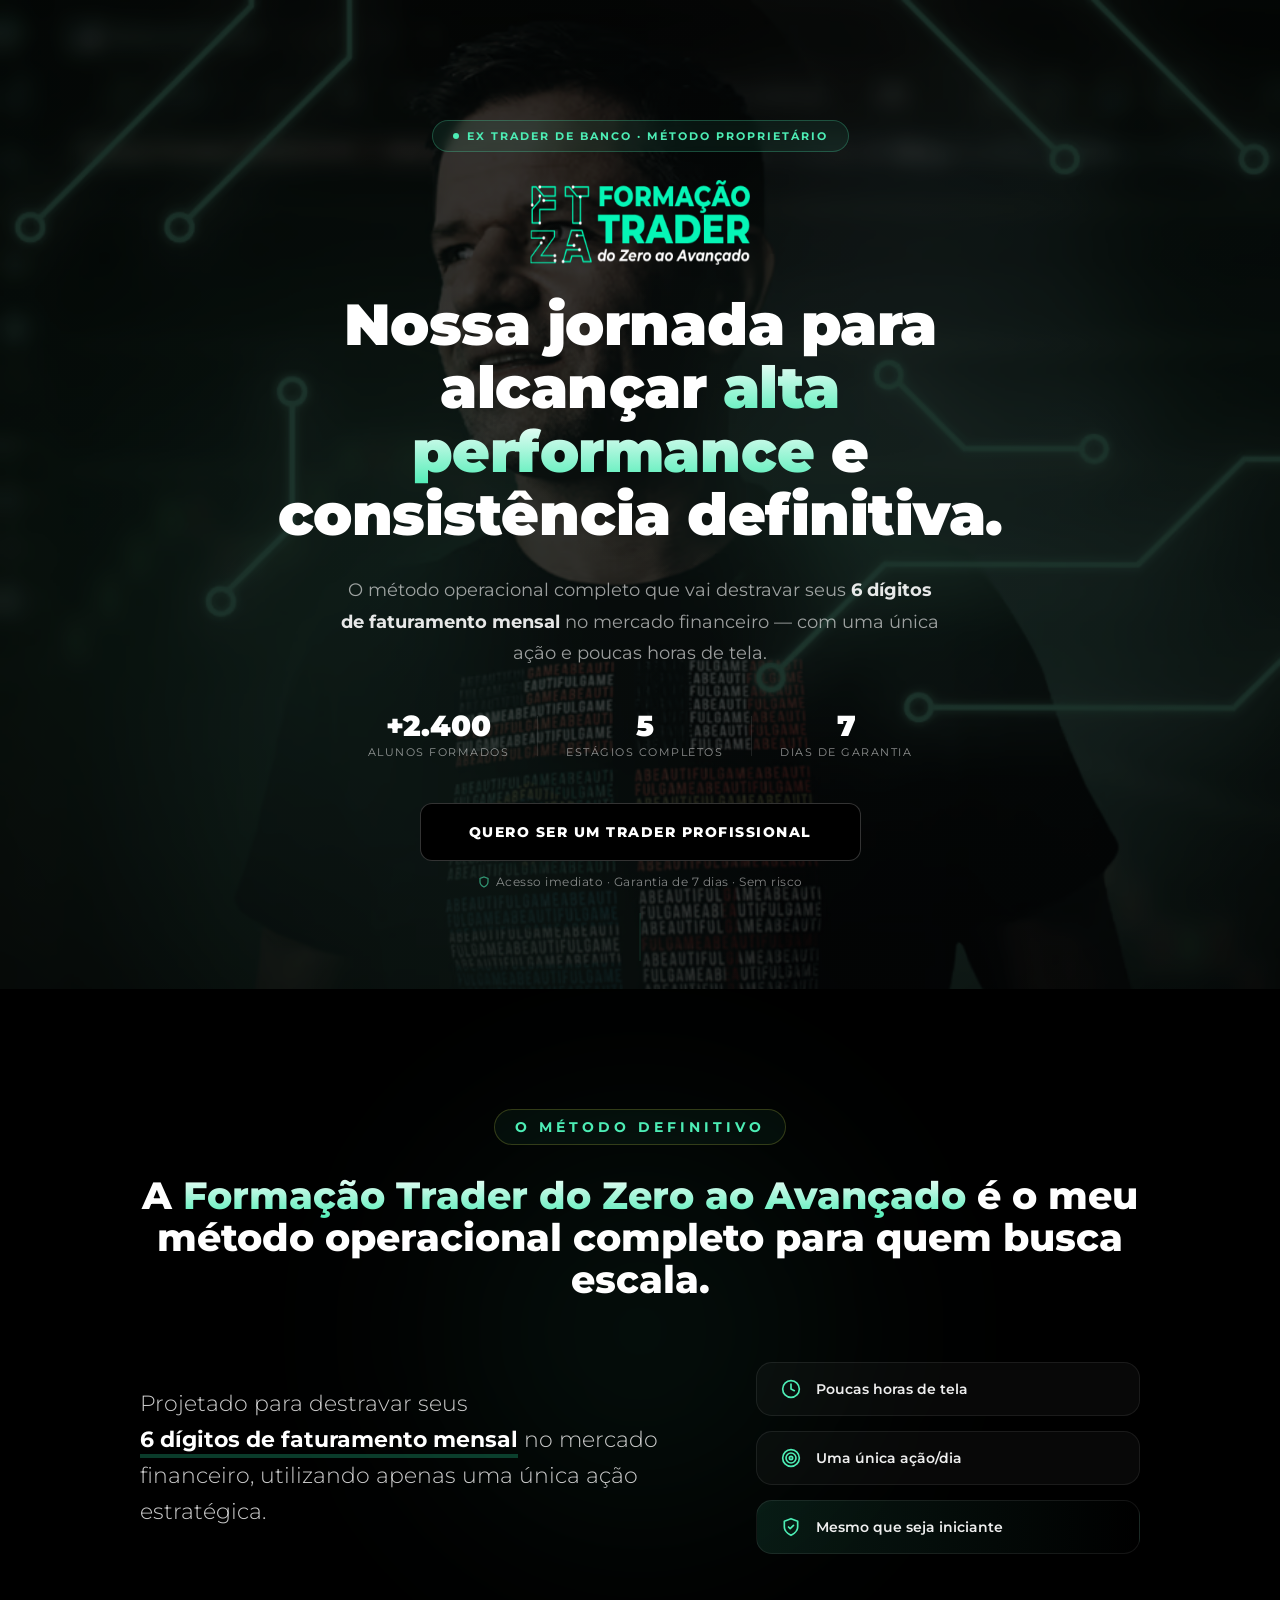
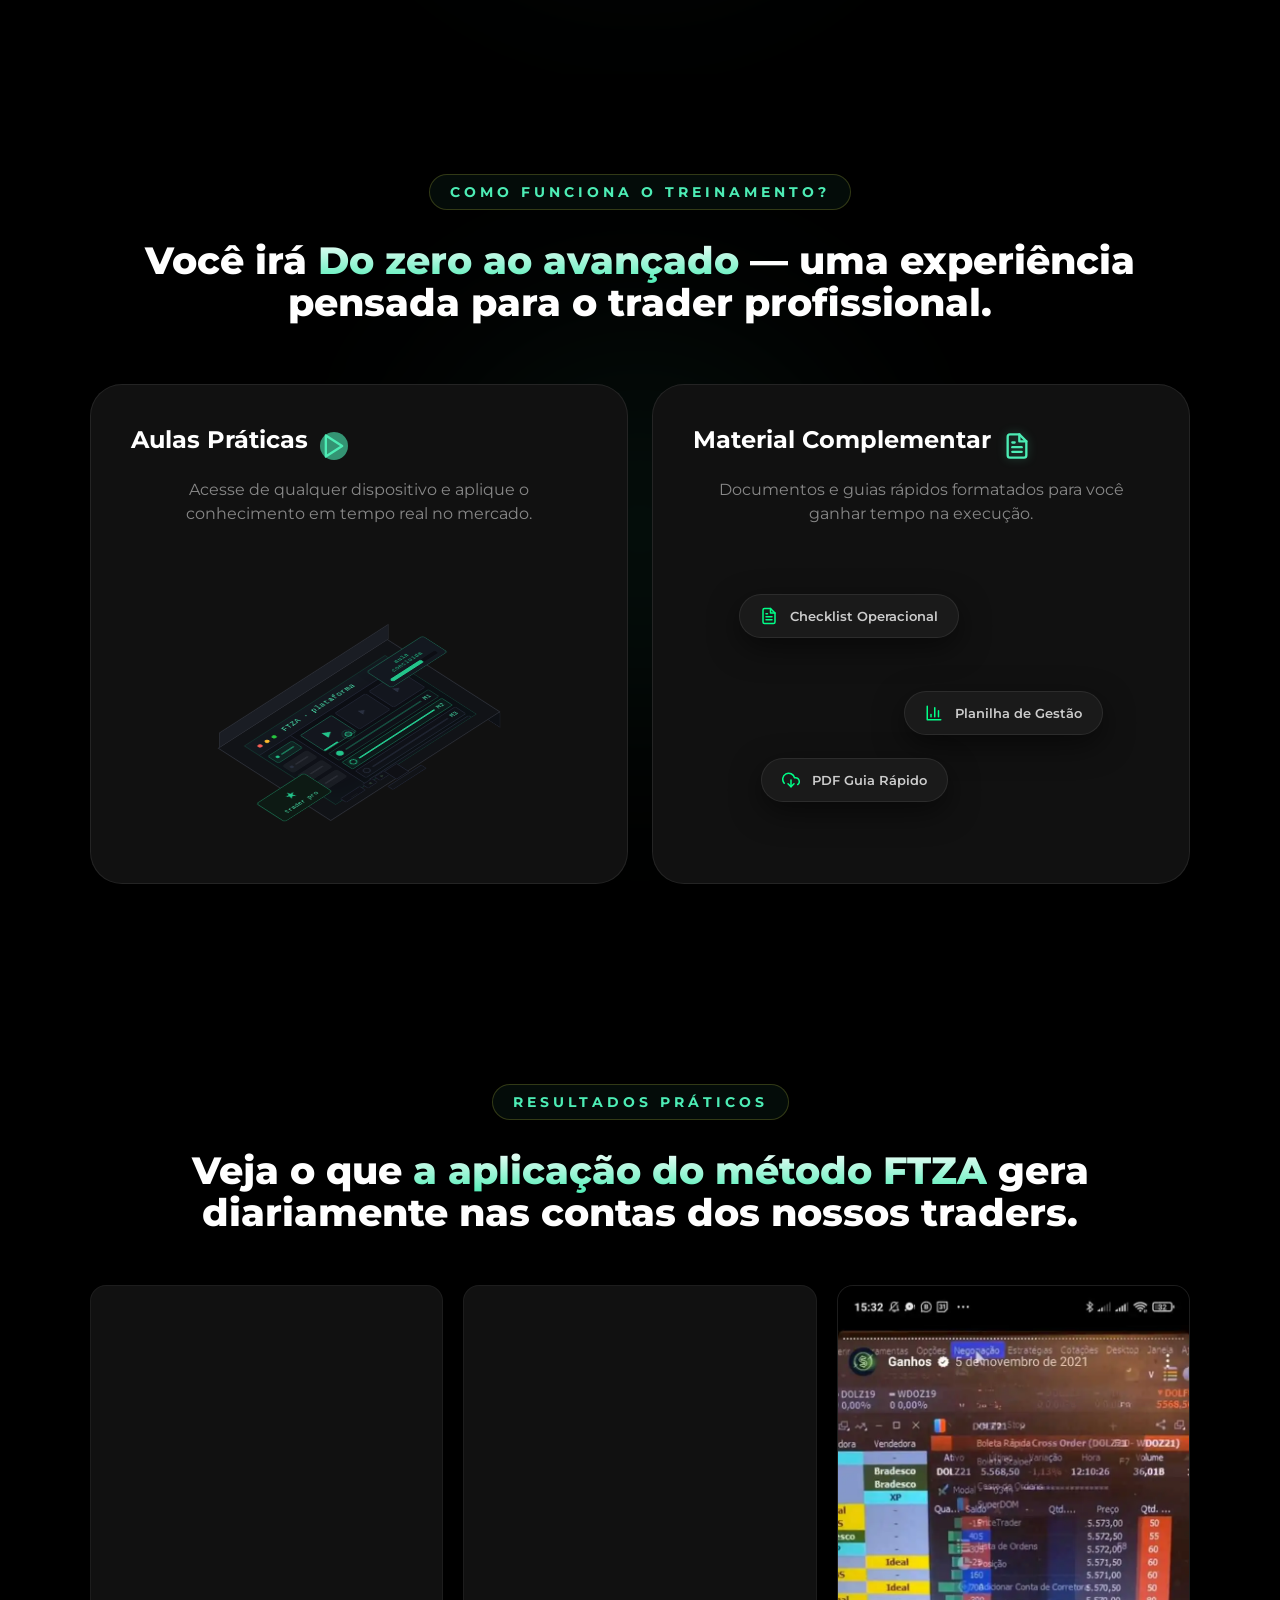
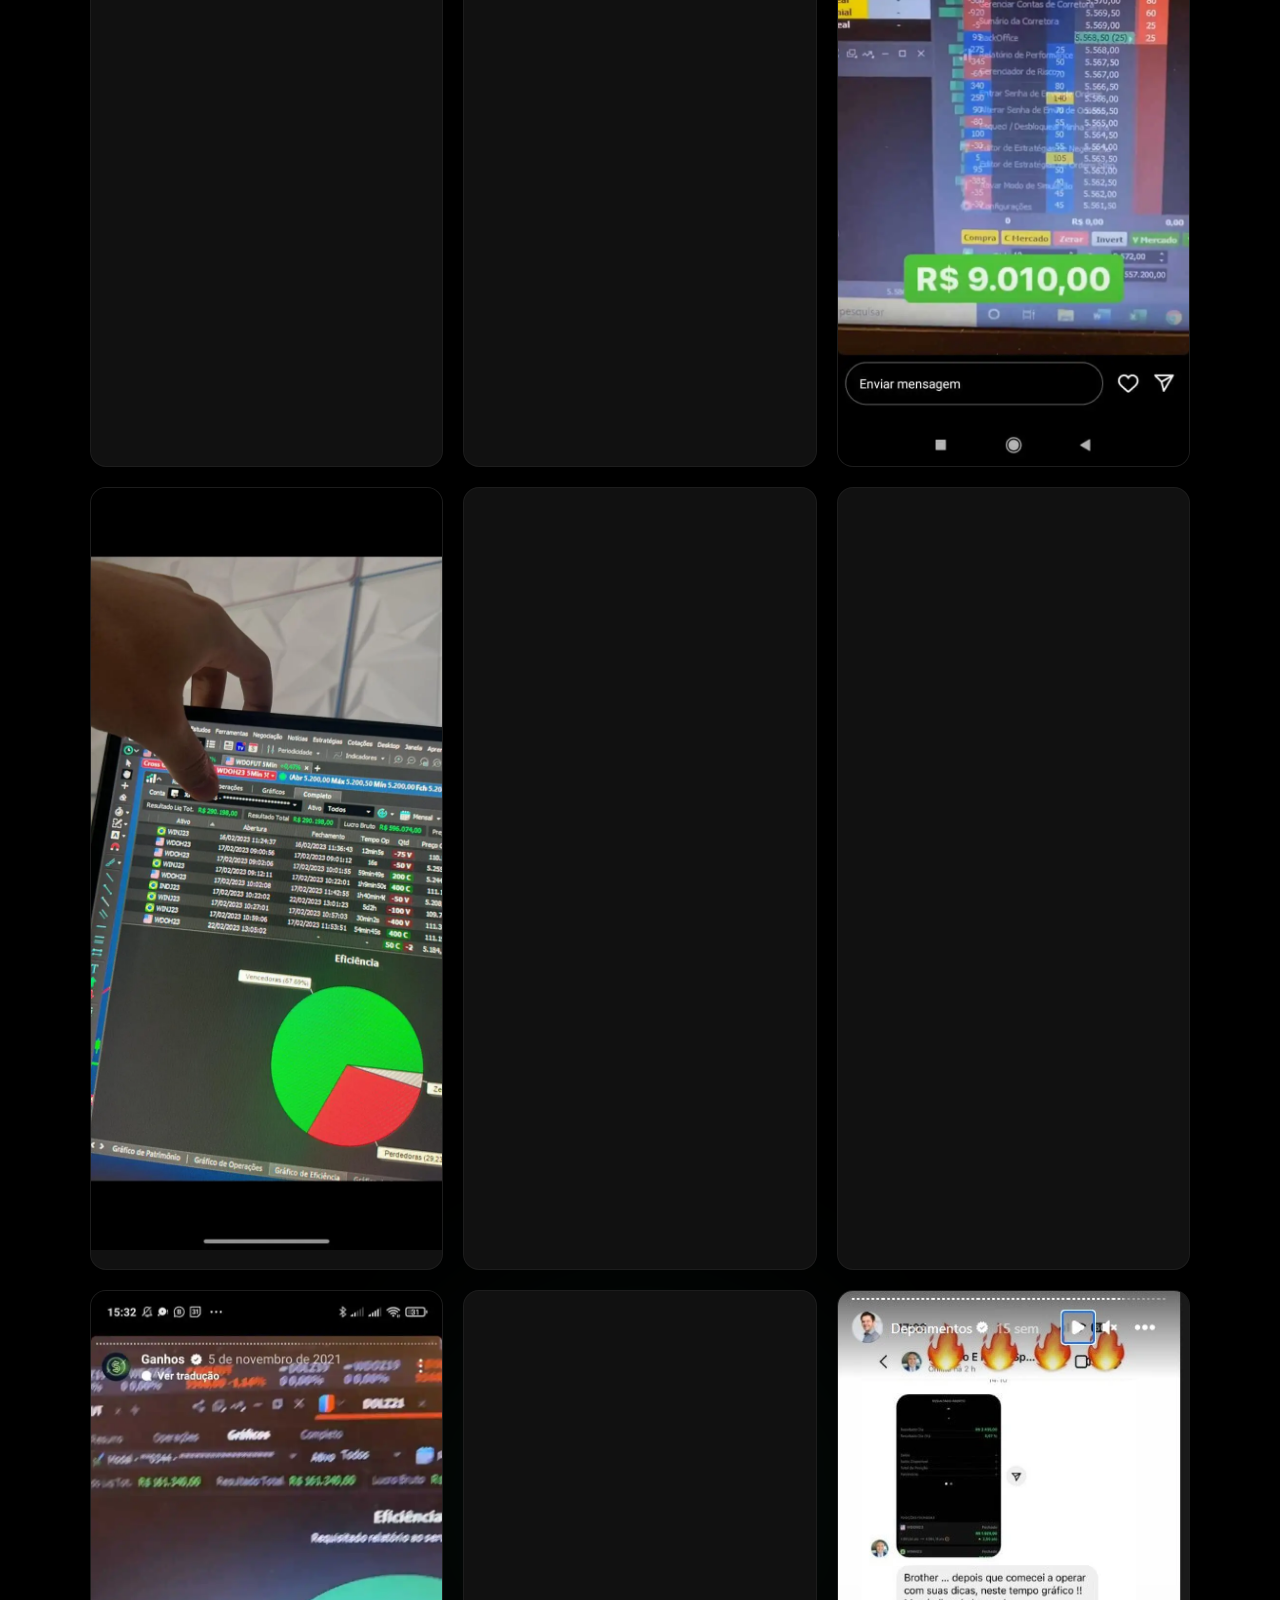
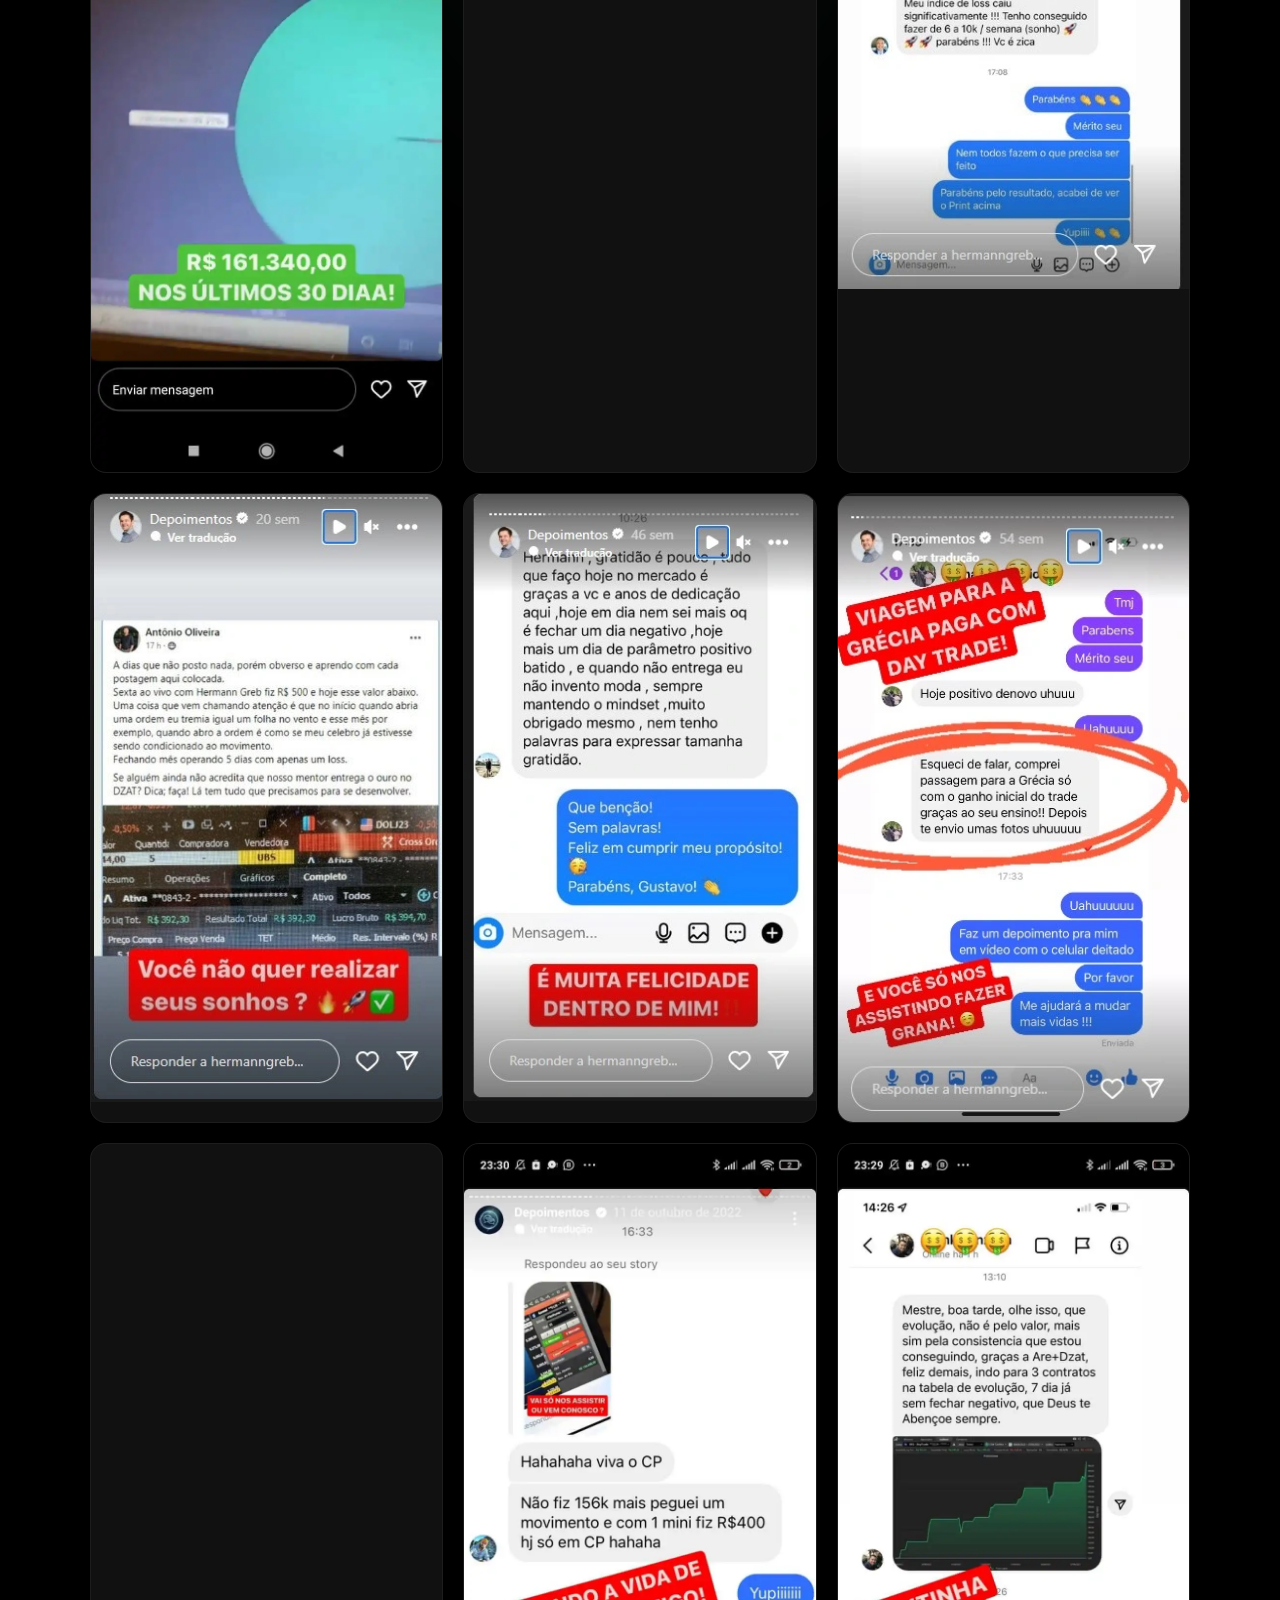
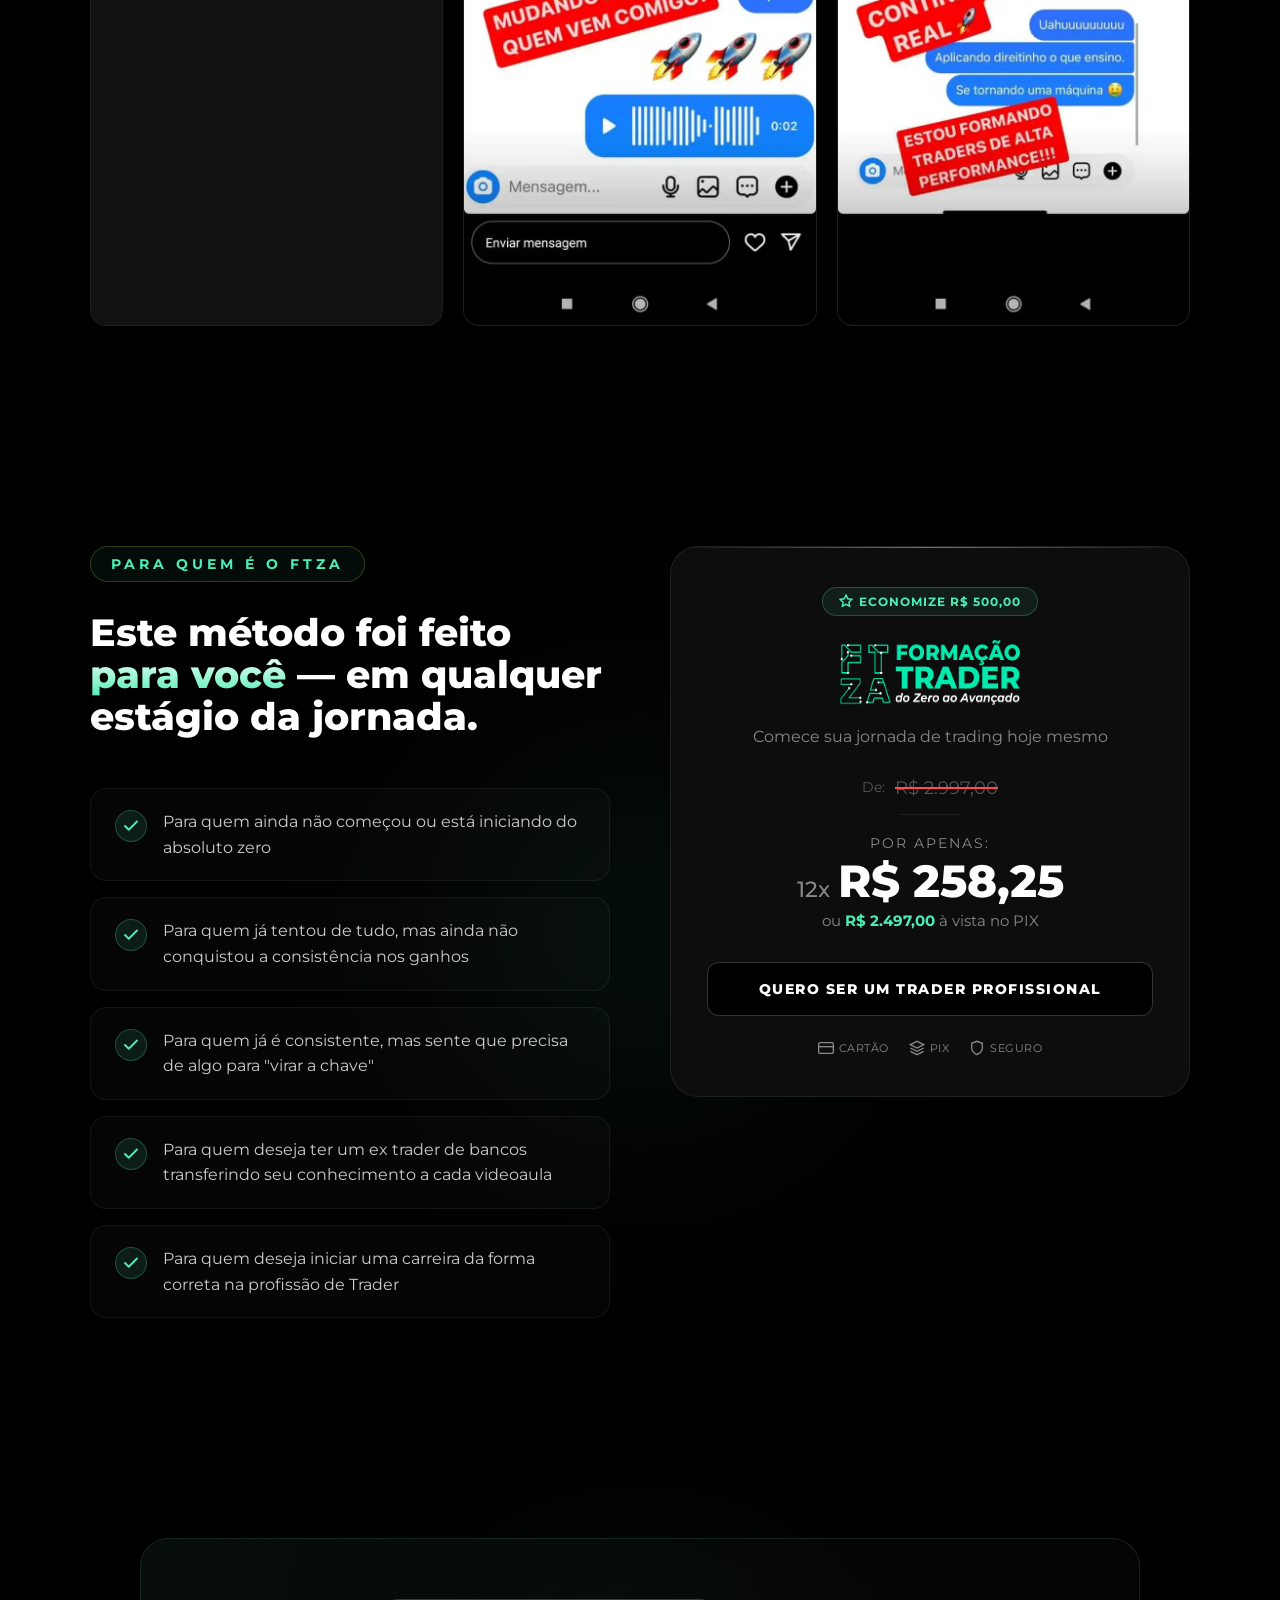
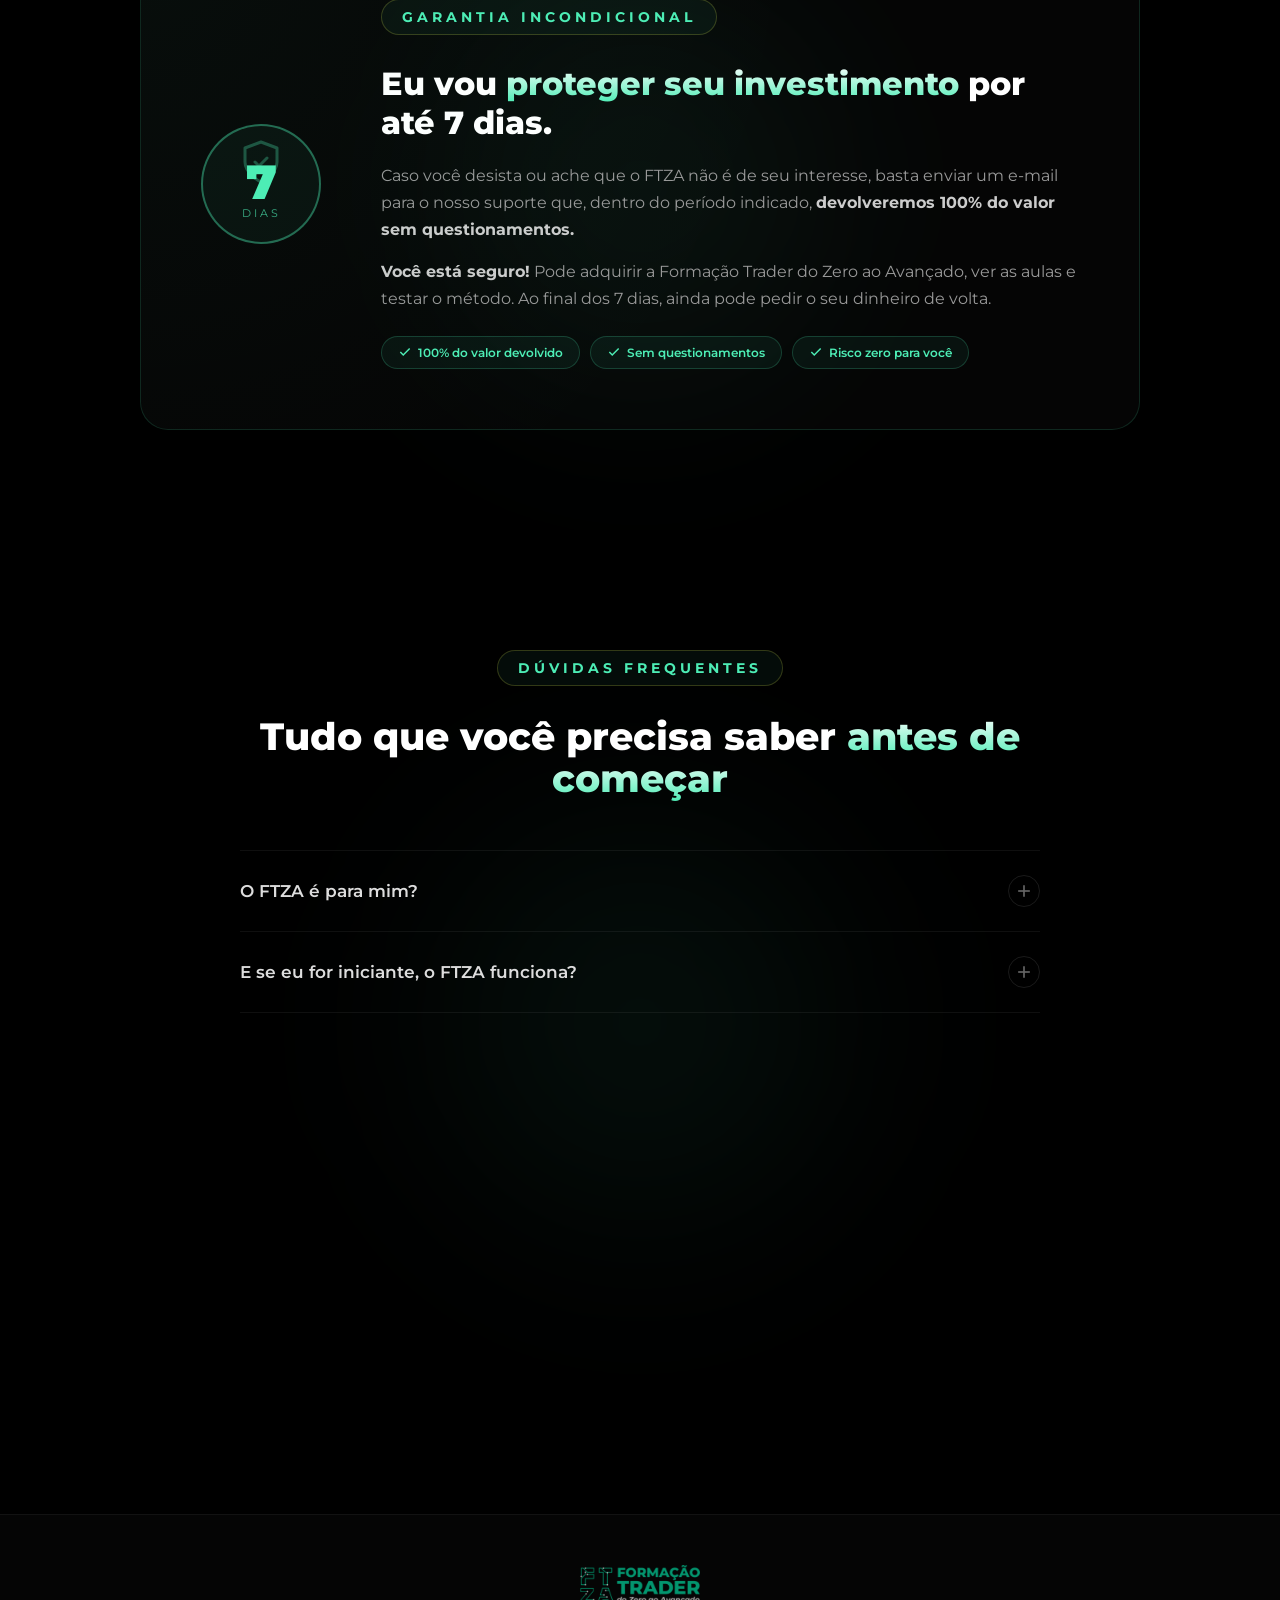
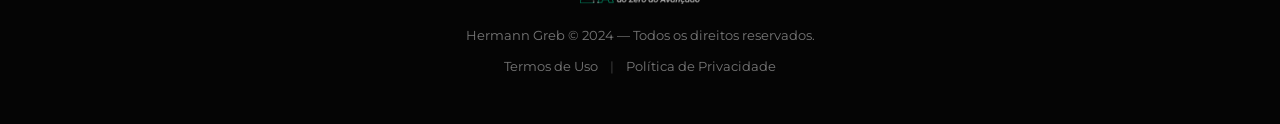
<file: formacao-trader-do-zero-ao-avancado/index.html>
<!DOCTYPE html>
<html lang="pt-BR">

<head>
  <meta charset="UTF-8">
  <meta name="viewport" content="width=device-width, initial-scale=1.0, viewport-fit=cover">

  <!-- ─── SEO ──────────────────────────────────────────────────── -->
  <title>Formação Trader do Zero ao Avançado — Hermann Greb</title>
  <meta name="description"
    content="O método operacional completo para destravar seus 6 dígitos de faturamento mensal no mercado financeiro. Do zero ao trader profissional com o ex-trader de banco Hermann Greb.">
  <link rel="canonical" href="https://hermanngreb.com.br/formacao-trader-do-zero-ao-avancado/">

  <!-- ─── Open Graph ───────────────────────────────────────────── -->
  <meta property="og:type" content="website">
  <meta property="og:title" content="Formação Trader do Zero ao Avançado — Hermann Greb">
  <meta property="og:description"
    content="Método operacional completo para destravar seus 6 dígitos de faturamento mensal no mercado financeiro.">
  <meta property="og:url" content="https://hermanngreb.com.br/formacao-trader-do-zero-ao-avancado/">
  <meta property="og:image"
    content="https://hermanngreb.com.br/wp-content/uploads/2024/08/FTZA_Mobile_Oficial1-888x1024.png">
  <meta name="twitter:card" content="summary_large_image">

  <!-- ─── Favicons ─────────────────────────────────────────────── -->
  <link rel="icon" href="imagens/cropped-FaviconPrancheta-1-32x32.jpg" sizes="32x32">
  <link rel="icon" href="imagens/cropped-FaviconPrancheta-1-192x192.jpg" sizes="192x192">
  <link rel="apple-touch-icon"
    href="https://hermanngreb.com.br/wp-content/uploads/2022/02/cropped-FaviconPrancheta-1-180x180.jpg">

  <!-- ─── Preconnects (DNS/TCP antecipado para fontes) ─────────── -->
  <link rel="preconnect" href="https://fonts.googleapis.com">
  <link rel="preconnect" href="https://fonts.gstatic.com" crossorigin>

  <!-- ─── Preload da imagem hero (LCP crítico) ─────────────────── -->

  <link rel="preload" as="image" href="imagens/FTZA_Mobile_Oficial1-888x1024.avif" fetchpriority="high">

  <!-- ─── Fontes: carregamento assíncrono (não bloqueia render) ── -->
  <link rel="preload" as="style"
    href="https://fonts.googleapis.com/css2?family=Montserrat:wght@300;400;500;600;700;800;900&display=swap"
    onload="this.onload=null;this.rel='stylesheet'">
  <noscript>
    <link rel="stylesheet"
      href="https://fonts.googleapis.com/css2?family=Montserrat:wght@300;400;500;600;700;800;900&display=swap">
  </noscript>

  <!-- ─── CSS INLINE (elimina request render-blocking) ─────────── -->

  <style>
    :root {
      --green: #4DEDB5;
      --green-light: #23c48b;
      --green-alt: #00ff88;
      --red-alert: #ff5252;
      --bg-black: #000000;
      --bg-dark: #0a0a0a;
      --card-bg: #111111;
      --card-bg-2: #161616;
      --text-white: #ffffff;
      --text-light: #cccccc;
      --text-muted: #888888;
      --text-dim: #555555;
      --border: rgba(255, 255, 255, 0.08);
      --border-green: rgba(77, 237, 181, 0.2);
      --font-main: 'Montserrat', system-ui, -apple-system, 'Segoe UI', sans-serif;
      --ease-smooth: cubic-bezier(0.2, 0.8, 0.2, 1)
    }

    *,
    *::before,
    *::after {
      box-sizing: border-box;
      margin: 0;
      padding: 0
    }

    html {
      scroll-behavior: smooth
    }

    body {
      background-color: var(--bg-black);
      color: var(--text-white);
      font-family: var(--font-main);
      -webkit-font-smoothing: antialiased
    }

    img {
      max-width: 100%;
      display: block
    }

    ul,
    ol {
      list-style: none;
      padding: 0
    }

    .container {
      max-width: 1100px;
      margin: 0 auto;
      position: relative;
      z-index: 2
    }

    .eyebrow {
      display: inline-block;
      color: var(--green);
      font-size: 14px;
      font-weight: 700;
      letter-spacing: 4px;
      text-transform: uppercase;
      padding: 8px 20px;
      margin-bottom: 30px;
      border: 1px solid rgba(234, 237, 77, 0.2);
      border-radius: 100px;
      background: rgba(77, 237, 181, 0.05)
    }

    .section-title {
      font-family: var(--font-main);
      font-size: clamp(1.8rem, 3vw, 3rem);
      font-weight: 800;
      line-height: 1.1;
      color: var(--text-white);
      margin-bottom: 50px
    }

    .text-gradient {
      background: linear-gradient(180deg, #ffffff 0%, var(--green) 100%);
      -webkit-background-clip: text;
      -webkit-text-fill-color: transparent;
      background-clip: text
    }

    .btn-cta {
      display: block;
      width: 100%;
      background: var(--bg-black);
      color: var(--text-white);
      border: 1px solid rgba(255, 255, 255, 0.2);
      border-radius: 12px;
      padding: 18px 24px;
      font-family: var(--font-main);
      font-size: 0.85rem;
      font-weight: 800;
      letter-spacing: 1.5px;
      text-transform: uppercase;
      text-decoration: none;
      text-align: center;
      cursor: pointer;
      transition: all 0.3s ease;
      animation: pulsar 2.5s ease-in-out infinite;
      margin-bottom: 24px
    }

    .btn-cta:hover {
      background: var(--green);
      color: var(--bg-black);
      border-color: var(--green);
      transform: translateY(-3px);
      box-shadow: 0 12px 30px rgba(77, 237, 181, 0.25);
      animation: none
    }

    @keyframes pulsar {

      0%,
      100% {
        transform: scale(1)
      }

      50% {
        transform: scale(1.02)
      }
    }

    .reveal-up {
      opacity: 0;
      transform: translateY(30px);
      transition: opacity 0.7s ease, transform 0.7s var(--ease-smooth)
    }

    .reveal-left {
      opacity: 0;
      transform: translateX(-30px);
      transition: opacity 0.7s ease, transform 0.7s var(--ease-smooth)
    }

    .reveal-right {
      opacity: 0;
      transform: translateX(30px);
      transition: opacity 0.7s ease, transform 0.7s var(--ease-smooth)
    }

    .reveal-up.show,
    .reveal-left.show,
    .reveal-right.show {
      opacity: 1;
      transform: translate(0, 0)
    }

    .delay-1 {
      transition-delay: 0.1s
    }

    .delay-2 {
      transition-delay: 0.2s
    }

    .delay-3 {
      transition-delay: 0.3s
    }

    .delay-4 {
      transition-delay: 0.4s
    }

    .delay-5 {
      transition-delay: 0.5s
    }

    .delay-6 {
      transition-delay: 0.6s
    }

    .glow-bg {
      position: absolute;
      top: 50%;
      left: 50%;
      transform: translate(-50%, -50%);
      width: 600px;
      height: 600px;
      background: radial-gradient(circle, rgba(77, 237, 181, 0.08) 0%, transparent 70%);
      filter: blur(80px);
      z-index: 1;
      pointer-events: none
    }

    .hero-section {
      position: relative;
      min-height: 100vh;
      display: flex;
      align-items: center;
      justify-content: center;
      overflow: hidden;
      background: var(--bg-black)
    }

    .hero-bg {
      position: absolute;
      inset: 0;
      z-index: 0
    }

    .hero-bg img {
      width: 100%;
      height: 100%;
      object-fit: cover;
      object-position: center top;
      filter: saturate(0.6)
    }

    .hero-overlay {
      position: absolute;
      inset: 0;
      background: rgba(0, 0, 0, 0.72)
    }

    .hero-overlay-vignette {
      position: absolute;
      inset: 0;
      background: radial-gradient(ellipse 80% 70% at 50% 50%, transparent 0%, rgba(0, 0, 0, 0.21) 100%)
    }

    .hero-content {
      position: relative;
      z-index: 2;
      text-align: center;
      display: flex;
      flex-direction: column;
      align-items: center;
      max-width: 820px;
      padding: 120px 24px 100px;
      width: 100%
    }

    .hero-eyebrow {
      margin-bottom: 28px
    }

    .hero-badge {
      display: inline-flex;
      align-items: center;
      gap: 8px;
      background: rgba(77, 237, 181, 0.07);
      border: 1px solid rgba(77, 237, 181, 0.25);
      color: var(--green);
      font-family: var(--font-main);
      font-size: 11px;
      font-weight: 700;
      letter-spacing: 2px;
      text-transform: uppercase;
      padding: 8px 20px;
      border-radius: 100px;
      backdrop-filter: blur(4px);
      -webkit-backdrop-filter: blur(4px)
    }

    .hero-badge-dot {
      width: 6px;
      height: 6px;
      border-radius: 50%;
      background: var(--green);
      flex-shrink: 0;
      animation: pulse-dot 2s ease-in-out infinite
    }

    @keyframes pulse-dot {

      0%,
      100% {
        opacity: 1;
        transform: scale(1)
      }

      50% {
        opacity: 0.4;
        transform: scale(1.5)
      }
    }

    .hero-logo-wrap {
      margin-bottom: 28px
    }

    .hero-logo-wrap img {
      max-width: 220px;
      filter: brightness(1.15);
      margin: 0 auto
    }

    .hero-title {
      font-family: var(--font-main);
      font-size: clamp(2rem, 4.5vw, 3.6rem);
      font-weight: 900;
      color: var(--text-white);
      line-height: 1.1;
      letter-spacing: -0.5px;
      margin: 0 0 28px;
      opacity: 0;
      filter: blur(5px);
      transform: scale(0.97);
      animation: hero-title-in 1s ease-in-out forwards 0.4s
    }

    @keyframes hero-title-in {
      to {
        opacity: 1;
        filter: blur(0);
        transform: scale(1)
      }
    }

    .hero-sub {
      font-size: clamp(1rem, 1.5vw, 1.15rem);
      color: rgba(255, 255, 255, 0.6);
      line-height: 1.7;
      margin: 0 0 44px;
      max-width: 600px
    }

    .hero-sub strong {
      color: rgba(255, 255, 255, 0.9);
      font-weight: 700
    }

    .hero-stats {
      display: flex;
      align-items: center;
      justify-content: center;
      gap: 28px;
      margin-bottom: 44px;
      flex-wrap: wrap
    }

    .hero-stat {
      display: flex;
      flex-direction: column;
      align-items: center;
      gap: 4px
    }

    .hero-stat-num {
      font-size: 1.8rem;
      font-weight: 900;
      color: var(--text-white);
      line-height: 1
    }

    .hero-stat-label {
      font-size: 0.68rem;
      color: rgba(255, 255, 255, 0.55);
      text-transform: uppercase;
      letter-spacing: 1.5px
    }

    .hero-stat-divider {
      width: 1px;
      height: 40px;
      background: rgba(255, 255, 255, 0.1);
      flex-shrink: 0
    }

    .hero-cta-wrap {
      display: flex;
      flex-direction: column;
      align-items: center;
      gap: 14px;
      width: 100%
    }

    .hero-cta {
      width: auto;
      max-width: 480px;
      padding: 20px 48px;
      margin-bottom: 0
    }

    .hero-cta-note {
      display: flex;
      align-items: center;
      justify-content: center;
      gap: 6px;
      font-size: 0.72rem;
      color: rgba(255, 255, 255, 0.5);
      letter-spacing: 0.5px
    }

    .hero-cta-note svg {
      color: var(--green);
      opacity: 0.6;
      flex-shrink: 0
    }

    .hero-scroll-hint {
      position: absolute;
      bottom: 28px;
      left: 50%;
      transform: translateX(-50%);
      z-index: 2
    }

    .scroll-line {
      width: 1px;
      height: 48px;
      background: rgba(77, 237, 181, 0.15);
      margin: 0 auto;
      position: relative;
      overflow: hidden;
      border-radius: 1px
    }

    .scroll-line::after {
      content: '';
      position: absolute;
      top: -100%;
      left: 0;
      width: 100%;
      height: 100%;
      background: linear-gradient(to bottom, transparent, var(--green));
      animation: scroll-drop 2s ease-in-out infinite
    }

    @keyframes scroll-drop {
      0% {
        top: -100%
      }

      100% {
        top: 100%
      }
    }

    .ftza-concept {
      background-color: var(--bg-black);
      padding: 120px 20px;
      position: relative;
      overflow: hidden;
      text-align: center
    }

    .ftza-concept .container {
      max-width: 1000px
    }

    .ftza-concept h2 {
      font-size: clamp(2rem, 3vw, 3.5rem);
      font-weight: 800;
      line-height: 1.1;
      color: var(--text-white);
      margin-bottom: 50px
    }

    .definition-grid {
      display: grid;
      grid-template-columns: 1.2fr 0.8fr;
      gap: 40px;
      align-items: center;
      text-align: left;
      margin-top: 60px
    }

    .main-promise p {
      font-size: 1.4rem;
      line-height: 1.6;
      color: var(--text-light);
      font-weight: 300
    }

    .highlight {
      color: var(--text-white);
      font-weight: 700;
      display: inline-block;
      position: relative
    }

    .highlight::after {
      content: '';
      position: absolute;
      bottom: 0;
      left: 0;
      width: 100%;
      height: 4px;
      background: var(--green-light);
      opacity: 0.3
    }

    .benefit-pills {
      display: flex;
      flex-direction: column;
      gap: 15px
    }

    .pill {
      background: rgba(255, 255, 255, 0.03);
      border: 1px solid rgba(255, 255, 255, 0.08);
      padding: 16px 24px;
      border-radius: 16px;
      display: flex;
      align-items: center;
      gap: 15px;
      cursor: pointer;
      transition: all 0.3s ease;
      animation: float-pill 5s ease-in-out infinite
    }

    .pill:nth-child(2) {
      animation-duration: 6s
    }

    .pill:nth-child(3) {
      animation-duration: 5.5s
    }

    @keyframes float-pill {

      0%,
      100% {
        transform: translateY(0)
      }

      50% {
        transform: translateY(-5px)
      }
    }

    .pill:hover {
      background: rgba(77, 237, 181, 0.05);
      border-color: var(--green);
      transform: translateX(10px);
      animation: none
    }

    .highlight-pill {
      background: linear-gradient(90deg, rgba(77, 237, 181, 0.1) 0%, transparent 100%)
    }

    .pill .icone-hightlight-pill {
      color: var(--green);
      width: 20px;
      flex-shrink: 0;
      display: flex;
      align-items: center
    }

    .pill span {
      font-size: 14px;
      font-weight: 600;
      color: #eee
    }

    .etery-section {
      background-color: var(--bg-black);
      color: var(--text-white);
      padding: 100px 20px;
      position: relative;
      overflow: hidden;
      text-align: center
    }

    .etery-grid {
      display: grid;
      grid-template-columns: 1fr 1fr;
      gap: 24px;
      margin-top: 60px
    }

    .etery-card {
      background: var(--card-bg);
      border: 1px solid var(--border);
      border-radius: 32px;
      padding: 40px;
      overflow: hidden;
      display: flex;
      flex-direction: column;
      height: 500px;
      transition: border-color 0.3s ease
    }

    .etery-card:hover {
      border-color: rgba(0, 255, 136, 0.3)
    }

    .card-info h3 {
      font-size: 24px;
      margin-bottom: 12px
    }

    .card-info p {
      color: var(--text-muted);
      line-height: 1.5;
      margin-bottom: 40px
    }

    .title-wrapper {
      display: flex;
      align-items: center;
      gap: 12px;
      margin-bottom: 12px
    }

    .icon-animated {
      position: relative;
      width: 28px;
      height: 28px;
      color: var(--green);
      display: flex;
      align-items: center;
      justify-content: center
    }

    .icon-animated svg {
      width: 100%;
      height: 100%;
      z-index: 2
    }

    .pulse .ping {
      position: absolute;
      width: 100%;
      height: 100%;
      background-color: var(--green);
      border-radius: 50%;
      opacity: 0.6;
      z-index: 1;
      animation: icon-ping 2s cubic-bezier(0, 0, 0.2, 1) infinite
    }

    @keyframes icon-ping {

      75%,
      100% {
        transform: scale(2);
        opacity: 0
      }
    }

    .float {
      animation: icon-float 3s ease-in-out infinite;
      filter: drop-shadow(0 0 5px rgba(77, 237, 181, 0.3))
    }

    @keyframes icon-float {

      0%,
      100% {
        transform: translateY(0)
      }

      50% {
        transform: translateY(-5px)
      }
    }

    .etery-card:hover .icon-animated {
      color: var(--green-alt);
      transform: scale(1.1);
      transition: all 0.3s ease
    }

    .etery-card:hover .float {
      filter: drop-shadow(0 0 8px rgba(0, 255, 136, 0.6))
    }

    .mockup-container {
      flex-grow: 1;
      position: relative;
      display: flex;
      justify-content: center;
      align-items: flex-end
    }

    .center-items {
      align-items: center
    }

    .iso-scene {
      width: 100%;
      display: flex;
      align-items: center;
      justify-content: center;
      padding: 24px 0 8px;
      overflow: hidden
    }

    .iso-world {
      position: relative;
      width: 320px;
      height: 280px;
      transform-style: preserve-3d
    }

    .iso {
      transform: rotateX(50deg) rotateZ(-45deg);
      transform-style: preserve-3d;
      position: relative;
      width: 100%;
      height: 100%
    }

    .base {
      position: absolute;
      width: 240px;
      height: 160px;
      background: #111317;
      border: 1px solid #2a2d35;
      left: 40px;
      top: 60px;
      transform-style: preserve-3d
    }

    .base::before {
      content: '';
      position: absolute;
      width: 240px;
      height: 20px;
      background: #1a1d24;
      border: 1px solid #2a2d35;
      top: -20px;
      left: 0;
      transform: rotateX(-90deg);
      transform-origin: bottom
    }

    .base::after {
      content: '';
      position: absolute;
      width: 20px;
      height: 160px;
      background: #0d1015;
      border: 1px solid #222530;
      right: -20px;
      top: 0;
      transform: rotateY(90deg);
      transform-origin: left
    }

    .screen-wrap {
      position: absolute;
      width: 200px;
      height: 130px;
      left: 20px;
      top: 15px;
      transform-style: preserve-3d
    }

    .monitor {
      position: absolute;
      width: 200px;
      height: 130px;
      background: #0c0e14;
      border: 1.5px solid #23c48b33;
      left: 0;
      top: 0;
      overflow: hidden
    }

    .monitor::before {
      content: '';
      position: absolute;
      inset: 0;
      box-shadow: inset 0 0 30px #23c48b0a
    }

    .topbar {
      display: flex;
      align-items: center;
      gap: 5px;
      padding: 5px 8px;
      background: #13161e;
      border-bottom: 1px solid #1e2230
    }

    .dot {
      width: 5px;
      height: 5px;
      border-radius: 50%
    }

    .d1 {
      background: #ff5f57
    }

    .d2 {
      background: #febc2e
    }

    .d3 {
      background: #28c840
    }

    .topbar-title {
      font-size: 9px;
      color: var(--green);
      font-family: monospace;
      margin-left: 6px;
      letter-spacing: .5px
    }

    .monitor-body {
      display: flex;
      height: calc(100% - 20px)
    }

    .sidebar {
      width: 44px;
      background: #0f1118;
      border-right: 1px solid #1e2230;
      padding: 6px 4px;
      display: flex;
      flex-direction: column;
      gap: 5px
    }

    .nav-item {
      height: 16px;
      border-radius: 3px;
      background: #1a1d24;
      display: flex;
      align-items: center;
      padding: 0 4px;
      gap: 3px
    }

    .nav-item.active {
      background: #23c48b18;
      border: 1px solid #23c48b44
    }

    .nav-dot {
      width: 4px;
      height: 4px;
      border-radius: 50%;
      background: var(--green-light)
    }

    .nav-line {
      width: 18px;
      height: 2px;
      border-radius: 1px;
      background: #2a2d35
    }

    .nav-item.active .nav-line {
      background: #23c48b88
    }

    .content {
      flex: 1;
      padding: 6px;
      display: flex;
      flex-direction: column;
      gap: 4px
    }

    .thumb-row {
      display: flex;
      gap: 4px
    }

    .thumb {
      flex: 1;
      height: 36px;
      background: #13161e;
      border: 1px solid #1e2230;
      border-radius: 2px;
      position: relative;
      overflow: hidden;
      display: flex;
      align-items: center;
      justify-content: center
    }

    .thumb.active {
      border-color: #23c48b55
    }

    .play-tri {
      width: 0;
      height: 0;
      border-top: 5px solid transparent;
      border-bottom: 5px solid transparent;
      border-left: 8px solid var(--green-light);
      position: relative;
      z-index: 1
    }

    .thumb:not(.active) .play-tri {
      border-left: 6px solid #2a3040;
      border-top: 4px solid transparent;
      border-bottom: 4px solid transparent
    }

    .thumb.active::after {
      content: '';
      position: absolute;
      bottom: 0;
      left: 0;
      height: 2px;
      width: 45%;
      background: var(--green-light)
    }

    .module-list {
      display: flex;
      flex-direction: column;
      gap: 3px
    }

    .module-row {
      display: flex;
      align-items: center;
      gap: 4px;
      padding: 3px 4px;
      border-radius: 2px;
      background: #0f1118;
      border: 1px solid #1e2230
    }

    .module-row.done {
      border-color: #23c48b33
    }

    .module-row.active-mod {
      background: #23c48b0f;
      border-color: #23c48b55
    }

    .check-circle {
      width: 8px;
      height: 8px;
      border-radius: 50%;
      border: 1px solid #2a3040;
      flex-shrink: 0
    }

    .check-circle.done-c {
      background: var(--green-light);
      border-color: var(--green-light)
    }

    .check-circle.active-c {
      border-color: var(--green-light);
      box-shadow: 0 0 4px #23c48b55
    }

    .mod-bar {
      height: 2px;
      border-radius: 1px;
      flex: 1
    }

    .mod-bar.done-b {
      background: #23c48b55
    }

    .mod-bar.active-b {
      background: var(--green-light)
    }

    .mod-bar.lock-b {
      background: #1e2230
    }

    .mod-label {
      font-size: 7px;
      font-family: monospace;
      color: var(--green);
      letter-spacing: .3px;
      flex-shrink: 0
    }

    .stats-strip {
      display: flex;
      gap: 3px;
      margin-top: auto
    }

    .stat-pill {
      flex: 1;
      background: #13161e;
      border: 1px solid #1e2230;
      border-radius: 2px;
      padding: 2px 3px;
      text-align: center
    }

    .stat-num {
      font-size: 8px;
      font-family: monospace;
      color: var(--green-light);
      display: block;
      font-weight: 700
    }

    .stat-lbl {
      font-size: 6px;
      color: #3d4455;
      font-family: monospace;
      display: block
    }

    .monitor-side {
      position: absolute;
      width: 12px;
      height: 130px;
      background: #09090f;
      border: 1px solid #1a1d24;
      right: -12px;
      top: 0;
      transform: rotateY(90deg);
      transform-origin: left;
      border-left: none
    }

    .monitor-bottom {
      position: absolute;
      width: 200px;
      height: 12px;
      background: #0d0f14;
      border: 1px solid #1a1d24;
      bottom: -12px;
      left: 0;
      transform: rotateX(-90deg);
      transform-origin: top;
      border-top: none
    }

    .stand-neck {
      position: absolute;
      width: 18px;
      height: 18px;
      background: #0f1015;
      border: 1px solid #1e2230;
      left: 91px;
      top: 142px
    }

    .stand-neck::after {
      content: '';
      position: absolute;
      width: 48px;
      height: 8px;
      background: #111317;
      border: 1px solid #1e2230;
      left: -15px;
      top: 18px;
      border-radius: 1px
    }

    .notif {
      position: absolute;
      width: 80px;
      padding: 5px 7px;
      background: #131820;
      border: 1px solid #23c48b55;
      border-radius: 4px;
      right: -30px;
      top: 20px;
      animation: notif-float 3s ease-in-out infinite
    }

    @keyframes notif-float {

      0%,
      100% {
        transform: translateY(0)
      }

      50% {
        transform: translateY(-6px)
      }
    }

    .notif-label {
      font-size: 7px;
      color: var(--green-light);
      font-family: monospace;
      display: block;
      margin-bottom: 3px;
      letter-spacing: .4px
    }

    .notif-bar-wrap {
      background: #0c0e14;
      border-radius: 2px;
      height: 5px;
      overflow: hidden
    }

    .notif-bar {
      height: 100%;
      width: 68%;
      background: var(--green-light);
      border-radius: 2px
    }

    .badge-card {
      position: absolute;
      width: 68px;
      padding: 5px 7px;
      background: #0d1a14;
      border: 1px solid #23c48b66;
      border-radius: 4px;
      left: -35px;
      bottom: 30px;
      animation: badge-float 4s ease-in-out infinite .8s
    }

    @keyframes badge-float {

      0%,
      100% {
        transform: translateY(0)
      }

      50% {
        transform: translateY(-5px)
      }
    }

    .badge-icon {
      font-size: 14px;
      display: block;
      text-align: center;
      line-height: 1.4;
      color: var(--green-light)
    }

    .badge-text {
      font-size: 7px;
      color: var(--green);
      font-family: monospace;
      text-align: center;
      display: block;
      margin-top: 1px;
      letter-spacing: .3px
    }

    .cursor-dot {
      width: 8px;
      height: 8px;
      border-radius: 50%;
      border: 1.5px solid var(--green-light);
      background: #23c48b44;
      position: absolute;
      top: 56px;
      left: 82px;
      animation: cursor-move 4s ease-in-out infinite
    }

    @keyframes cursor-move {

      0%,
      100% {
        top: 56px;
        left: 82px
      }

      30% {
        top: 80px;
        left: 100px
      }

      60% {
        top: 68px;
        left: 60px
      }
    }

    .cursor-dot::after {
      content: '';
      position: absolute;
      inset: -4px;
      border-radius: 50%;
      border: 1px solid #23c48b44;
      animation: ping 2s ease-out infinite
    }

    @keyframes ping {
      0% {
        transform: scale(1);
        opacity: .7
      }

      100% {
        transform: scale(2.2);
        opacity: 0
      }
    }

    .keyboard {
      position: absolute;
      bottom: 8px;
      left: 30px;
      display: flex;
      gap: 3px
    }

    .key {
      width: 14px;
      height: 9px;
      background: #0f1118;
      border: 1px solid #1e2230;
      border-radius: 1.5px;
      display: flex;
      align-items: center;
      justify-content: center
    }

    .key span {
      font-size: 5px;
      color: #2a3a30;
      font-family: monospace
    }

    .floating-widget {
      position: absolute;
      background: #1a1a1a;
      border: 1px solid var(--border);
      padding: 12px 20px;
      border-radius: 100px;
      display: flex;
      align-items: center;
      gap: 12px;
      box-shadow: 0 10px 30px rgba(0, 0, 0, 0.5);
      animation: float-widget 4s ease-in-out infinite
    }

    .floating-widget svg {
      color: var(--green-alt);
      width: 18px;
      height: 18px;
      flex-shrink: 0
    }

    .floating-widget span {
      font-size: 13px;
      font-weight: 600;
      color: var(--text-light);
      white-space: nowrap
    }

    .w-1 {
      top: 10%;
      left: 10%;
      animation-delay: 0s
    }

    .w-2 {
      top: 45%;
      right: 10%;
      animation-delay: 0.5s
    }

    .w-3 {
      bottom: 15%;
      left: 15%;
      animation-delay: 1s
    }

    @keyframes float-widget {

      0%,
      100% {
        transform: translateY(0)
      }

      50% {
        transform: translateY(-15px)
      }
    }

    .resultados-praticos {
      background: var(--bg-black);
      padding: 100px 20px;
      position: relative;
      overflow: hidden;
      text-align: center
    }

    .results-grid {
      display: grid;
      grid-template-columns: repeat(auto-fill, minmax(280px, 1fr));
      gap: 20px;
      margin-top: 50px
    }

    .result-item {
      background: #111;
      border-radius: 16px;
      overflow: hidden;
      border: 1px solid rgba(255, 255, 255, 0.05);
      opacity: 0;
      transform: translateY(40px) scale(0.95);
      transition: all 0.8s var(--ease-smooth)
    }

    .result-item.show {
      opacity: 1;
      transform: translateY(0) scale(1)
    }

    .result-item img {
      width: 100%;
      height: auto;
      display: block;
      transition: transform 0.5s ease
    }

    .result-item:hover img {
      transform: scale(1.08)
    }

    .result-item:hover {
      border-color: var(--green);
      box-shadow: 0 10px 30px rgba(77, 237, 181, 0.1)
    }

    .para-quem-section {
      background-color: var(--bg-black);
      padding: 120px 20px;
      position: relative;
      overflow: hidden
    }

    .para-quem-section .container {
      max-width: 1100px;
      display: grid;
      grid-template-columns: 1fr 1fr;
      gap: 60px;
      align-items: start
    }

    .para-quem-list {
      display: flex;
      flex-direction: column;
      gap: 16px;
      margin-top: 32px
    }

    .para-quem-item {
      display: flex;
      align-items: flex-start;
      gap: 16px;
      padding: 20px 24px;
      background: rgba(255, 255, 255, 0.02);
      border: 1px solid rgba(255, 255, 255, 0.06);
      border-radius: 16px;
      transition: all 0.3s ease;
      opacity: 0;
      transform: translateX(-30px)
    }

    .para-quem-item.show {
      opacity: 1;
      transform: translateX(0)
    }

    .para-quem-item:hover {
      background: rgba(77, 237, 181, 0.04);
      border-color: rgba(77, 237, 181, 0.2);
      transform: translateX(6px)
    }

    .pq-icon-wrap {
      flex-shrink: 0;
      width: 32px;
      height: 32px;
      border-radius: 50%;
      background: rgba(77, 237, 181, 0.1);
      border: 1px solid rgba(77, 237, 181, 0.25);
      display: flex;
      align-items: center;
      justify-content: center;
      color: var(--green);
      margin-top: 1px
    }

    .para-quem-item span {
      font-size: 1rem;
      color: var(--text-light);
      line-height: 1.6;
      font-weight: 400
    }

    .cta-col {
      opacity: 0;
      transform: translateX(30px);
      transition: all 0.7s var(--ease-smooth)
    }

    .cta-col.show {
      opacity: 1;
      transform: translateX(0)
    }

    .price-card {
      background: #0d0d0d;
      border: 1px solid var(--border);
      border-radius: 28px;
      padding: 40px 36px;
      text-align: center;
      position: relative;
      overflow: hidden;
      transition: border-color 0.3s ease
    }

    .price-card::before {
      content: '';
      position: absolute;
      top: 0;
      left: 0;
      right: 0;
      height: 1px;
      background: linear-gradient(90deg, transparent, var(--green), transparent);
      opacity: 0.6
    }

    .price-card:hover {
      border-color: var(--border-green)
    }

    .economy-badge {
      display: inline-flex;
      align-items: center;
      gap: 6px;
      background: rgba(77, 237, 181, 0.08);
      border: 1px solid rgba(77, 237, 181, 0.25);
      color: var(--green);
      font-size: 12px;
      font-weight: 700;
      letter-spacing: 1px;
      padding: 6px 16px;
      border-radius: 100px;
      margin-bottom: 24px;
      text-transform: uppercase
    }

    .price-card-logo {
      display: block;
      margin: 0 auto 20px;
      max-width: 180px;
      filter: brightness(1.1)
    }

    .price-card-headline {
      font-size: 1rem;
      color: var(--text-muted);
      margin-bottom: 28px;
      line-height: 1.5
    }

    .price-from {
      display: flex;
      align-items: center;
      justify-content: center;
      gap: 10px;
      margin-bottom: 16px
    }

    .price-from-label {
      font-size: 0.9rem;
      color: var(--text-dim)
    }

    .price-from-value {
      font-size: 1.1rem;
      color: var(--text-dim);
      text-decoration: line-through;
      text-decoration-color: #ff4b4b;
      text-decoration-thickness: 2px
    }

    .price-divider {
      width: 60px;
      height: 1px;
      background: rgba(255, 255, 255, 0.08);
      margin: 0 auto 20px
    }

    .price-by-label {
      font-size: 0.85rem;
      color: #888;
      text-transform: uppercase;
      letter-spacing: 2px;
      margin-bottom: 8px
    }

    .price-main {
      display: flex;
      align-items: baseline;
      justify-content: center;
      gap: 8px;
      margin-bottom: 8px
    }

    .price-installments {
      font-size: 1.4rem;
      color: var(--text-muted);
      font-weight: 500
    }

    .price-value {
      font-size: 2.8rem;
      font-weight: 800;
      color: var(--text-white);
      line-height: 1
    }

    .price-cash {
      font-size: 0.95rem;
      color: #888;
      margin-bottom: 32px
    }

    .price-cash strong {
      color: var(--green)
    }

    .payment-icons {
      display: flex;
      align-items: center;
      justify-content: center;
      gap: 20px
    }

    .payment-icon {
      display: flex;
      align-items: center;
      gap: 5px;
      font-size: 11px;
      color: #888;
      text-transform: uppercase;
      letter-spacing: 0.5px
    }

    .payment-icon svg {
      color: #888
    }

    .garantia-section {
      background-color: var(--bg-black);
      padding: 100px 20px;
      position: relative;
      overflow: hidden
    }

    .garantia-inner {
      max-width: 1000px;
      margin: 0 auto;
      display: grid;
      grid-template-columns: auto 1fr;
      gap: 60px;
      align-items: center;
      position: relative;
      z-index: 2;
      background: rgba(255, 255, 255, 0.02);
      border: 1px solid rgba(77, 237, 181, 0.15);
      border-radius: 28px;
      padding: 60px;
      opacity: 0;
      transform: translateY(30px);
      transition: all 0.8s var(--ease-smooth)
    }

    .garantia-inner.show {
      opacity: 1;
      transform: translateY(0)
    }

    .garantia-inner::before {
      content: '';
      position: absolute;
      inset: 0;
      border-radius: 28px;
      background: radial-gradient(circle at top left, rgba(77, 237, 181, 0.04) 0%, transparent 60%);
      pointer-events: none
    }

    .garantia-badge-wrap {
      flex-shrink: 0
    }

    .garantia-badge {
      width: 120px;
      height: 120px;
      border-radius: 50%;
      border: 2px solid rgba(77, 237, 181, 0.4);
      background: rgba(77, 237, 181, 0.05);
      display: flex;
      flex-direction: column;
      align-items: center;
      justify-content: center;
      position: relative;
      color: var(--green)
    }

    .garantia-badge svg {
      position: absolute;
      top: 12px;
      opacity: 0.3
    }

    .garantia-days {
      font-size: 3rem;
      font-weight: 900;
      color: var(--green);
      line-height: 1;
      margin-top: 10px
    }

    .garantia-days-label {
      font-size: 0.7rem;
      color: var(--green);
      text-transform: uppercase;
      letter-spacing: 3px;
      opacity: 0.7
    }

    .garantia-title {
      font-size: clamp(1.4rem, 2.5vw, 2rem);
      font-weight: 800;
      color: var(--text-white);
      line-height: 1.2;
      margin-bottom: 20px
    }

    .garantia-body p {
      font-size: 1rem;
      color: #999;
      line-height: 1.7;
      margin-bottom: 14px
    }

    .garantia-body strong {
      color: var(--text-light)
    }

    .garantia-pills {
      display: flex;
      flex-wrap: wrap;
      gap: 10px;
      margin-top: 24px
    }

    .garantia-pill {
      display: inline-flex;
      align-items: center;
      gap: 6px;
      background: rgba(77, 237, 181, 0.06);
      border: 1px solid rgba(77, 237, 181, 0.2);
      color: var(--green);
      font-size: 12px;
      font-weight: 600;
      padding: 8px 16px;
      border-radius: 100px
    }

    .faq-section {
      background-color: var(--bg-black);
      padding: 120px 20px;
      position: relative;
      overflow: hidden;
      text-align: center
    }

    .faq-section .container {
      max-width: 800px
    }

    .faq-list {
      margin-top: 50px;
      text-align: left;
      display: flex;
      flex-direction: column
    }

    .faq-item {
      border-bottom: 1px solid rgba(255, 255, 255, 0.06);
      opacity: 0;
      transform: translateY(20px);
      transition: all 0.6s var(--ease-smooth)
    }

    .faq-item.show {
      opacity: 1;
      transform: translateY(0)
    }

    .faq-item:first-child {
      border-top: 1px solid rgba(255, 255, 255, 0.06)
    }

    .faq-trigger {
      width: 100%;
      background: none;
      border: none;
      cursor: pointer;
      padding: 24px 0;
      display: flex;
      align-items: center;
      justify-content: space-between;
      gap: 20px;
      text-align: left;
      transition: all 0.2s ease
    }

    .faq-trigger span {
      font-family: var(--font-main);
      font-size: 1.05rem;
      font-weight: 600;
      color: #ddd;
      line-height: 1.4;
      transition: color 0.2s ease
    }

    .faq-trigger:hover span,
    .faq-item.open .faq-trigger span {
      color: var(--green)
    }

    .faq-icon {
      flex-shrink: 0;
      width: 32px;
      height: 32px;
      border-radius: 50%;
      border: 1px solid rgba(255, 255, 255, 0.1);
      display: flex;
      align-items: center;
      justify-content: center;
      color: #666;
      transition: all 0.3s ease;
      position: relative
    }

    .faq-trigger:hover .faq-icon,
    .faq-item.open .faq-icon {
      background: rgba(77, 237, 181, 0.08);
      border-color: rgba(77, 237, 181, 0.3);
      color: var(--green)
    }

    .icon-minus {
      display: none;
      position: absolute
    }

    .icon-plus {
      position: absolute;
      transition: transform 0.3s ease, opacity 0.3s ease
    }

    .faq-item.open .icon-plus {
      display: none
    }

    .faq-item.open .icon-minus {
      display: block;
      color: var(--green)
    }

    .faq-body {
      max-height: 0;
      overflow: hidden;
      transition: max-height 0.4s var(--ease-smooth), padding 0.3s ease;
      padding: 0
    }

    .faq-body.open {
      max-height: 400px;
      padding-bottom: 24px
    }

    .faq-body p {
      font-family: var(--font-main);
      font-size: 0.95rem;
      color: var(--text-muted);
      line-height: 1.8
    }

    .faq-body strong {
      color: var(--text-light)
    }

    .faq-cta {
      margin-top: 60px;
      display: flex;
      justify-content: center;
      opacity: 0;
      transform: translateY(20px);
      transition: all 0.6s ease
    }

    .faq-cta.show {
      opacity: 1;
      transform: translateY(0)
    }

    .faq-cta .btn-cta {
      max-width: 480px
    }

    .site-footer {
      background: #050505;
      border-top: 1px solid rgba(255, 255, 255, 0.05);
      padding: 50px 20px
    }

    .footer-inner {
      display: flex;
      flex-direction: column;
      align-items: center;
      gap: 16px;
      text-align: center
    }

    .footer-logo {
      filter: brightness(0.7);
      transition: filter 0.3s ease;
      margin-bottom: 8px
    }

    .footer-logo:hover {
      filter: brightness(1)
    }

    .footer-copy {
      font-size: 0.8rem;
      color: #777
    }

    .footer-links {
      display: flex;
      align-items: center;
      gap: 12px
    }

    .footer-links a {
      font-size: 0.8rem;
      color: #777;
      text-decoration: none;
      transition: color 0.2s ease
    }

    .footer-links a:hover {
      color: var(--green)
    }

    .footer-sep {
      color: #444;
      font-size: 0.8rem
    }

    @media(max-width:900px) {
      .hero-bg img {
        transform: translateX(0);
        object-position: 65% top
      }

      .hero-content {
        padding: 100px 20px 80px
      }

      .hero-title {
        font-size: clamp(1.8rem, 7vw, 2.6rem)
      }

      .hero-stats {
        gap: 18px
      }

      .hero-stat-num {
        font-size: 1.4rem
      }

      .hero-cta {
        width: 100%;
        max-width: 100%;
        padding: 18px 24px
      }

      .definition-grid,
      .para-quem-section .container {
        grid-template-columns: 1fr;
        gap: 40px;
        text-align: center
      }

      .etery-grid {
        grid-template-columns: 1fr
      }

      .garantia-inner {
        grid-template-columns: 1fr;
        text-align: center;
        padding: 40px 28px;
        gap: 32px
      }

      .garantia-badge-wrap {
        display: flex;
        justify-content: center
      }

      .garantia-pills {
        justify-content: center
      }
    }

    @media(max-width:768px) {
      .pill:hover {
        transform: none
      }
    }

    @media(max-width:600px) {
      .results-grid {
        grid-template-columns: repeat(2, 1fr);
        gap: 10px
      }

      .hero-stat-divider {
        display: none
      }

      .hero-stats {
        gap: 24px 16px
      }
    }
  </style>

  <!-- ─── Schema.org: Course (SEO rich results) ────────────────── -->
  <script type="application/ld+json">
  {
    "@context": "https://schema.org",
    "@type": "Course",
    "name": "Formação Trader do Zero ao Avançado",
    "description": "Método operacional completo para destravar 6 dígitos de faturamento mensal no mercado financeiro.",
    "provider": {
      "@type": "Person",
      "name": "Hermann Greb",
      "url": "https://hermanngreb.com.br"
    },
    "url": "https://hermanngreb.com.br/formacao-trader-do-zero-ao-avancado/",
    "offers": {
      "@type": "Offer",
      "price": "2497.00",
      "priceCurrency": "BRL",
      "availability": "https://schema.org/InStock"
    }
  }
  </script>

  <!-- ─── Scripts de rastreio: carregados após interação do usuário ─
    
  ──────────────────────────────────────────────────────────────────── -->
  <script>
    /* ── Inicializa dataLayer do GTM (sem baixar nada ainda) ── */
    window.dataLayer = window.dataLayer || [];

    /* ── Inicializa fbq do Meta Pixel (sem baixar nada ainda) ─ */
    !function () {
      var fbq = window.fbq = function () {
        fbq.callMethod ? fbq.callMethod.apply(fbq, arguments) : fbq.queue.push(arguments);
      };
      if (!window._fbq) window._fbq = fbq;
      fbq.push = fbq; fbq.loaded = !0; fbq.version = '2.0'; fbq.queue = [];
    }();
    fbq('init', '149673536338127');
    fbq('track', 'PageView');


    var _trackingLoaded = false;
    function _loadTracking() {
      if (_trackingLoaded) return;
      _trackingLoaded = true;

      /* GTM 1 */
      (function (w, d, s, l, i) {
        w[l] = w[l] || [];
        w[l].push({ 'gtm.start': new Date().getTime(), event: 'gtm.js' });
        var f = d.getElementsByTagName(s)[0],
          j = d.createElement(s),
          dl = l != 'dataLayer' ? '&l=' + l : '';
        j.async = true;
        j.src = 'https://www.googletagmanager.com/gtm.js?id=' + i + dl;
        f.parentNode.insertBefore(j, f);
      })(window, document, 'script', 'dataLayer', 'GTM-PRFFKXDT');

      /* GTM 2 */
      (function (w, d, s, l, i) {
        w[l] = w[l] || [];
        w[l].push({ 'gtm.start': new Date().getTime(), event: 'gtm.js' });
        var f = d.getElementsByTagName(s)[0],
          j = d.createElement(s),
          dl = l != 'dataLayer' ? '&l=' + l : '';
        j.async = true;
        j.src = 'https://www.googletagmanager.com/gtm.js?id=' + i + dl;
        f.parentNode.insertBefore(j, f);
      })(window, document, 'script', 'dataLayer', 'GTM-NBPFHGJ4');

      /* Meta Pixel — fbevents.js */
      var t = document.createElement('script');
      t.async = true;
      t.src = 'https://connect.facebook.net/en_US/fbevents.js';
      document.head.appendChild(t);
    }

    /* Dispara no primeiro gesto do usuário OU após 4 s */
    var _evts = ['click', 'touchstart', 'scroll', 'keydown', 'mousemove'];
    _evts.forEach(function (e) {
      document.addEventListener(e, _loadTracking, { once: true, passive: true });
    });
    setTimeout(_loadTracking, 4000);
  </script>
</head>

<body>

  <!-- GTM noscript: mantido para rastreio sem JavaScript -->
  <noscript><iframe src="https://www.googletagmanager.com/ns.html?id=GTM-PRFFKXDT" height="0" width="0"
      style="display:none;visibility:hidden" title="Google Tag Manager"></iframe></noscript>
  <noscript><iframe src="https://www.googletagmanager.com/ns.html?id=GTM-NBPFHGJ4" height="0" width="0"
      style="display:none;visibility:hidden" title="Google Tag Manager"></iframe></noscript>

  <!-- ================================================================
       HERO
       Imagem de fundo com overlay duplo. Texto centralizado na tela.
  ================================================================ -->
  <section class="hero-section" aria-label="Apresentação do curso FTZA">

    <!-- Fundo: imagem + overlays de escurecimento -->
    <div class="hero-bg" aria-hidden="true">

      <picture>
        <source srcset="imagens/FTZA_Mobile_Oficial1-888x1024.avif" type="image/webp">
        <img src="imagens/FTZA_Mobile_Oficial1-888x1024.avif" alt="" width="888" height="1024" fetchpriority="high"
          decoding="async">
      </picture>
      <div class="hero-overlay"></div>
      <div class="hero-overlay-vignette"></div>
    </div>

    <!-- Conteúdo centralizado -->
    <div class="hero-content">

      <div class="hero-eyebrow reveal-up">
        <span class="hero-badge">
          <span class="hero-badge-dot"></span>
          Ex Trader de Banco · Método Proprietário
        </span>
      </div>

      <div class="hero-logo-wrap reveal-up delay-1">
        <picture>
          <source srcset="imagens/Logo_Ftza2-300x98.png" type="image/webp">
          <img src="imagens/Logo_Ftza2-300x98.png" alt="FTZA — Formação Trader do Zero ao Avançado" width="260"
            height="85" decoding="async">
        </picture>
      </div>

      <h1 class="hero-title reveal-up delay-2">
        Nossa jornada para alcançar
        <span class="text-gradient">alta performance</span>
        e consistência definitiva.
      </h1>

      <p class="hero-sub reveal-up delay-3">
        O método operacional completo que vai destravar seus
        <strong>6 dígitos de faturamento mensal</strong>
        no mercado financeiro — com uma única ação e poucas horas de tela.
      </p>

      <!-- Estatísticas rápidas -->
      <div class="hero-stats reveal-up delay-4" aria-label="Números do curso">
        <div class="hero-stat">
          <span class="hero-stat-num">+2.400</span>
          <span class="hero-stat-label">alunos formados</span>
        </div>
        <div class="hero-stat-divider" aria-hidden="true"></div>
        <div class="hero-stat">
          <span class="hero-stat-num">5</span>
          <span class="hero-stat-label">estágios completos</span>
        </div>
        <div class="hero-stat-divider" aria-hidden="true"></div>
        <div class="hero-stat">
          <span class="hero-stat-num">7</span>
          <span class="hero-stat-label">dias de garantia</span>
        </div>
      </div>

      <!-- CTA principal -->
      <div class="hero-cta-wrap reveal-up delay-5">
        <a class="btn-cta hero-cta" href="#ancora">
          QUERO SER UM TRADER PROFISSIONAL
        </a>
        <p class="hero-cta-note">
          <svg width="12" height="12" viewBox="0 0 24 24" fill="none" stroke="currentColor" stroke-width="2.5"
            aria-hidden="true">
            <path d="M12 22s8-4 8-10V5l-8-3-8 3v7c0 6 8 10 8 10z"></path>
          </svg>
          Acesso imediato · Garantia de 7 dias · Sem risco
        </p>
      </div>

    </div>

    <!-- Indicador de scroll -->
    <div class="hero-scroll-hint" aria-hidden="true">
      <div class="scroll-line"></div>
    </div>

  </section>


  <!-- ================================================================
       CONCEITO FTZA
       Apresenta a proposta de valor do método em duas colunas.
  ================================================================ -->
  <section class="ftza-concept" aria-label="Sobre o método FTZA">
    <div class="container">

      <div class="reveal-up">
        <span class="eyebrow">O MÉTODO DEFINITIVO</span>
      </div>

      <div class="content-wrapper">
        <h2 class="reveal-up delay-1">
          A <span class="text-gradient">Formação Trader do Zero ao Avançado</span>
          é o meu método operacional completo para quem busca escala.
        </h2>

        <div class="definition-grid">

          <!-- Promessa principal -->
          <div class="main-promise reveal-left delay-2">
            <p>
              Projetado para destravar seus
              <span class="highlight">6 dígitos de faturamento mensal</span>
              no mercado financeiro, utilizando apenas uma única ação estratégica.
            </p>
          </div>

          <!-- Diferenciais -->
          <div class="benefit-pills" role="list">
            <div class="pill reveal-right delay-3" role="listitem">

              <span class="icone-hightlight-pill" aria-hidden="true">
                <svg xmlns="http://www.w3.org/2000/svg" width="20" height="20" viewBox="0 0 24 24" fill="none"
                  stroke="currentColor" stroke-width="2" stroke-linecap="round" stroke-linejoin="round">
                  <circle cx="12" cy="12" r="10" />
                  <polyline points="12 6 12 12 16 14" />
                </svg>
              </span>
              <span>Poucas horas de tela</span>
            </div>
            <div class="pill reveal-right delay-4" role="listitem">

              <span class="icone-hightlight-pill" aria-hidden="true">
                <svg xmlns="http://www.w3.org/2000/svg" width="20" height="20" viewBox="0 0 24 24" fill="none"
                  stroke="currentColor" stroke-width="2" stroke-linecap="round" stroke-linejoin="round">
                  <circle cx="12" cy="12" r="10" />
                  <circle cx="12" cy="12" r="6" />
                  <circle cx="12" cy="12" r="2" />
                </svg>
              </span>
              <span>Uma única ação/dia</span>
            </div>
            <div class="pill highlight-pill reveal-right delay-5" role="listitem">

              <span class="icone-hightlight-pill" aria-hidden="true">
                <svg xmlns="http://www.w3.org/2000/svg" width="20" height="20" viewBox="0 0 24 24" fill="none"
                  stroke="currentColor" stroke-width="2" stroke-linecap="round" stroke-linejoin="round">
                  <path d="M12 22s8-4 8-10V5l-8-3-8 3v7c0 6 8 10 8 10z" />
                  <polyline points="9 12 11 14 15 10" />
                </svg>
              </span>
              <span>Mesmo que seja iniciante</span>
            </div>
          </div>

        </div>
      </div>
    </div>

    <div class="glow-bg" aria-hidden="true"></div>
  </section>


  <!-- ================================================================
       COMO FUNCIONA
       Dois cards: aulas práticas (mockup isométrico) + material.
  ================================================================ -->
  <section class="etery-section" aria-label="Como funciona o treinamento">
    <div class="container">

      <div class="reveal-up">
        <span class="eyebrow">Como funciona o treinamento?</span>
      </div>

      <h2 class="section-title reveal-up delay-1">
        Você irá <span class="text-gradient">Do zero ao avançado</span>
        — uma experiência pensada para o trader profissional.
      </h2>

      <div class="etery-grid">

        <!-- Card 01: Aulas Práticas -->
        <article class="etery-card" aria-label="Aulas práticas">
          <div class="card-info">
            <div class="title-wrapper">
              <h3>Aulas Práticas</h3>
              <div class="icon-animated pulse" aria-hidden="true">
                <svg viewBox="0 0 24 24" fill="none" stroke="currentColor" stroke-width="2" stroke-linecap="round"
                  stroke-linejoin="round">
                  <polygon points="5 3 19 12 5 21 5 3"></polygon>
                </svg>
                <span class="ping"></span>
              </div>
            </div>
            <p>Acesse de qualquer dispositivo e aplique o conhecimento em tempo real no mercado.</p>
          </div>

          <!-- Mockup isométrico da plataforma -->
          <div class="mockup-container" aria-hidden="true">
            <div class="iso-scene">
              <div class="iso-world">
                <div class="iso">
                  <div class="base">
                    <div class="screen-wrap">
                      <div class="monitor">
                        <div class="topbar">
                          <div class="dot d1"></div>
                          <div class="dot d2"></div>
                          <div class="dot d3"></div>
                          <span class="topbar-title">FTZA · plataforma</span>
                        </div>
                        <div class="monitor-body">
                          <div class="sidebar">
                            <div class="nav-item active">
                              <div class="nav-dot"></div>
                              <div class="nav-line"></div>
                            </div>
                            <div class="nav-item">
                              <div class="nav-dot" style="background:#2a3040"></div>
                              <div class="nav-line"></div>
                            </div>
                            <div class="nav-item">
                              <div class="nav-dot" style="background:#2a3040"></div>
                              <div class="nav-line"></div>
                            </div>
                            <div class="nav-item">
                              <div class="nav-dot" style="background:#2a3040"></div>
                              <div class="nav-line"></div>
                            </div>
                          </div>
                          <div class="content">
                            <div class="thumb-row">
                              <div class="thumb active">
                                <div class="play-tri"></div>
                              </div>
                              <div class="thumb">
                                <div class="play-tri"></div>
                              </div>
                              <div class="thumb">
                                <div class="play-tri"></div>
                              </div>
                            </div>
                            <div class="module-list">
                              <div class="module-row done">
                                <div class="check-circle done-c"></div>
                                <div class="mod-bar done-b"></div>
                                <span class="mod-label">M1</span>
                              </div>
                              <div class="module-row active-mod">
                                <div class="check-circle active-c"></div>
                                <div class="mod-bar active-b"></div>
                                <span class="mod-label">M2</span>
                              </div>
                              <div class="module-row">
                                <div class="check-circle"></div>
                                <div class="mod-bar lock-b"></div>
                                <span class="mod-label">M3</span>
                              </div>
                              <div class="module-row">
                                <div class="check-circle"></div>
                                <div class="mod-bar lock-b"></div>
                                <span class="mod-label">M4</span>
                              </div>
                            </div>
                            <div class="stats-strip">
                              <div class="stat-pill">
                                <span class="stat-num">68%</span>
                                <span class="stat-lbl">progresso</span>
                              </div>
                              <div class="stat-pill">
                                <span class="stat-num">12h</span>
                                <span class="stat-lbl">aulas</span>
                              </div>
                              <div class="stat-pill">
                                <span class="stat-num">5</span>
                                <span class="stat-lbl">módulos</span>
                              </div>
                            </div>
                            <div class="cursor-dot"></div>
                          </div>
                        </div>
                      </div>
                      <div class="monitor-side"></div>
                      <div class="monitor-bottom"></div>
                    </div>
                    <div class="stand-neck"></div>
                    <div class="notif">
                      <span class="notif-label">aula concluída</span>
                      <div class="notif-bar-wrap">
                        <div class="notif-bar"></div>
                      </div>
                    </div>
                    <div class="badge-card">
                      <span class="badge-icon">★</span>
                      <span class="badge-text">trader pro</span>
                    </div>
                    <div class="keyboard">
                      <div class="key" style="width:28px"><span>___</span></div>
                      <div class="key"><span>◀</span></div>
                      <div class="key"><span>▶</span></div>
                    </div>
                  </div>
                </div>
              </div>
            </div>
          </div>
        </article>

        <!-- Card 02: Material Complementar -->
        <article class="etery-card" aria-label="Material complementar">
          <div class="card-info">
            <div class="title-wrapper">
              <h3>Material Complementar</h3>
              <div class="icon-animated float" aria-hidden="true">
                <svg viewBox="0 0 24 24" fill="none" stroke="currentColor" stroke-width="2" stroke-linecap="round"
                  stroke-linejoin="round">
                  <path d="M14 2H6a2 2 0 0 0-2 2v16a2 2 0 0 0 2 2h12a2 2 0 0 0 2-2V8z"></path>
                  <polyline points="14 2 14 8 20 8"></polyline>
                  <line x1="16" y1="13" x2="8" y2="13"></line>
                  <line x1="16" y1="17" x2="8" y2="17"></line>
                  <polyline points="10 9 9 9 8 9"></polyline>
                </svg>
              </div>
            </div>
            <p>Documentos e guias rápidos formatados para você ganhar tempo na execução.</p>
          </div>

          <!-- Widgets flutuantes decorativos -->
          <div class="mockup-container center-items" aria-hidden="true">
            <div class="floating-widget w-1">

              <svg xmlns="http://www.w3.org/2000/svg" width="18" height="18" viewBox="0 0 24 24" fill="none"
                stroke="currentColor" stroke-width="2" stroke-linecap="round" stroke-linejoin="round">
                <path d="M14 2H6a2 2 0 0 0-2 2v16a2 2 0 0 0 2 2h12a2 2 0 0 0 2-2V8z" />
                <polyline points="14 2 14 8 20 8" />
                <line x1="16" y1="13" x2="8" y2="13" />
                <line x1="16" y1="17" x2="8" y2="17" />
                <polyline points="10 9 9 9 8 9" />
              </svg>
              <span>Checklist Operacional</span>
            </div>
            <div class="floating-widget w-2">

              <svg xmlns="http://www.w3.org/2000/svg" width="18" height="18" viewBox="0 0 24 24" fill="none"
                stroke="currentColor" stroke-width="2" stroke-linecap="round" stroke-linejoin="round">
                <path d="M3 3v18h18" />
                <path d="M18 17V9" />
                <path d="M13 17V5" />
                <path d="M8 17v-3" />
              </svg>
              <span>Planilha de Gestão</span>
            </div>
            <div class="floating-widget w-3">

              <svg xmlns="http://www.w3.org/2000/svg" width="18" height="18" viewBox="0 0 24 24" fill="none"
                stroke="currentColor" stroke-width="2" stroke-linecap="round" stroke-linejoin="round">
                <polyline points="8 17 12 21 16 17" />
                <line x1="12" y1="12" x2="12" y2="21" />
                <path d="M20.88 18.09A5 5 0 0 0 18 9h-1.26A8 8 0 1 0 3 16.29" />
              </svg>
              <span>PDF Guia Rápido</span>
            </div>
          </div>
        </article>

      </div>
    </div>

    <div class="glow-bg" aria-hidden="true"></div>
  </section>


  <!-- ================================================================
       RESULTADOS PRÁTICOS
       Grid de prints de resultados reais de alunos.
  ================================================================ -->
  <section class="resultados-praticos" aria-label="Resultados de alunos">
    <div class="container">

      <div class="reveal-up">
        <span class="eyebrow">Resultados práticos</span>
      </div>

      <h2 class="section-title reveal-up delay-1">
        Veja o que <span class="text-gradient">a aplicação do método FTZA</span>
        gera diariamente nas contas dos nossos traders.
      </h2>


      <div class="results-grid">
        <div class="result-item">
          <picture>
            <source srcset="imagens/PRITN-7-2.webp" type="image/webp">
            <img src="imagens/PRITN-7-2.webp" alt="Resultado de aluno do FTZA" loading="lazy" decoding="async"
              width="720" height="1600">
          </picture>
        </div>
        <div class="result-item">
          <picture>
            <source srcset="imagens/PRINT-8-2.webp" type="image/webp">
            <img src="imagens/PRINT-8-2.webp" alt="Resultado de aluno do FTZA" loading="lazy" decoding="async"
              width="720" height="1600">
          </picture>
        </div>
        <div class="result-item">
          <picture>
            <source srcset="imagens/PRINT-6-2.webp" type="image/webp">
            <img src="imagens/PRINT-6-2.webp" alt="Resultado de aluno do FTZA" loading="lazy" decoding="async"
              width="720" height="1600">
          </picture>
        </div>
        <div class="result-item">
          <picture>
            <source srcset="imagens/Print-5-2.webp" type="image/webp">
            <img src="imagens/Print-5-2.webp" alt="Resultado de aluno do FTZA" loading="lazy" decoding="async"
              width="738" height="1600">
          </picture>
        </div>
        <div class="result-item">
          <picture>
            <source srcset="imagens/PRINT-4-2.webp" type="image/webp">
            <img src="imagens/PRINT-4-2.webp" alt="Resultado de aluno do FTZA" loading="lazy" decoding="async"
              width="789" height="1280">
          </picture>
        </div>
        <div class="result-item">
          <picture>
            <source srcset="imagens/PRINT-3-2.webp" type="image/webp">
            <img src="imagens/PRINT-3-2.webp" alt="Resultado de aluno do FTZA" loading="lazy" decoding="async"
              width="720" height="1600">
          </picture>
        </div>
        <div class="result-item">
          <picture>
            <source srcset="imagens/PRINT-2-2.webp" type="image/webp">
            <img src="imagens/PRINT-2-2.webp" alt="Resultado de aluno do FTZA" loading="lazy" decoding="async"
              width="720" height="1600">
          </picture>
        </div>
        <div class="result-item">
          <picture>
            <source srcset="imagens/PRINT-1-2.webp" type="image/webp">
            <img src="imagens/PRINT-1-2.webp" alt="Resultado de aluno do FTZA" loading="lazy" decoding="async"
              width="720" height="1600">
          </picture>
        </div>
        <div class="result-item">
          <picture>
            <source srcset="imagens/EBOOK-5-1.webp" type="image/webp">
            <img src="imagens/EBOOK-5-1.webp" alt="Resultado de aluno do FTZA" loading="lazy" decoding="async"
              width="358" height="609">
          </picture>
        </div>
        <div class="result-item">
          <picture>
            <source srcset="imagens/EBOOK-4-1 (1).webp" type="image/webp">
            <img src="imagens/EBOOK-4-1 (1).webp" alt="Resultado de aluno do FTZA" loading="lazy" decoding="async"
              width="353" height="611">
          </picture>
        </div>
        <div class="result-item">
          <picture>
            <source srcset="imagens/EBOOK-3-1.webp" type="image/webp">
            <img src="imagens/EBOOK-3-1.webp" alt="Resultado de aluno do FTZA" loading="lazy" decoding="async"
              width="364" height="629">
          </picture>
        </div>
        <div class="result-item">
          <picture>
            <source srcset="imagens/EBOOK-2-1.webp" type="image/webp">
            <img src="imagens/EBOOK-2-1.webp" alt="Resultado de aluno do FTZA" loading="lazy" decoding="async"
              width="348" height="622">
          </picture>
        </div>
        <div class="result-item">
          <picture>
            <source srcset="imagens/EBOOK-1-1.webp" type="image/webp">
            <img src="imagens/EBOOK-1-1.webp" alt="Resultado de aluno do FTZA" loading="lazy" decoding="async"
              width="720" height="1600">
          </picture>
        </div>
        <div class="result-item">
          <picture>
            <source srcset="imagens/10-2.webp" type="image/webp">
            <img src="imagens/10-2.webp" alt="Resultado de aluno do FTZA" loading="lazy" decoding="async" width="720"
              height="1600">
          </picture>
        </div>
        <div class="result-item">
          <picture>
            <source srcset="imagens/9-2.webp" type="image/webp">
            <img src="imagens/9-2.webp" alt="Resultado de aluno do FTZA" loading="lazy" decoding="async" width="720"
              height="1600">
          </picture>
        </div>
      </div>

    </div>
    <div class="glow-bg" aria-hidden="true"></div>
  </section>


  <!-- ================================================================
       PARA QUEM É + CARD DE PREÇO
       Âncora #ancora usada pelos CTAs de toda a página.
  ================================================================ -->
  <section class="para-quem-section" id="ancora" aria-label="Para quem é o FTZA e preço">
    <div class="container">

      <!-- Coluna esquerda: público-alvo -->
      <div class="para-quem-col">
        <div class="reveal-up">
          <span class="eyebrow">PARA QUEM É O FTZA</span>
        </div>
        <h2 class="section-title reveal-up delay-1">
          Este método foi feito <span class="text-gradient">para você</span>
          — em qualquer estágio da jornada.
        </h2>

        <ul class="para-quem-list" role="list">
          <li class="para-quem-item reveal-left delay-2">
            <div class="pq-icon-wrap" aria-hidden="true">
              <svg width="18" height="18" viewBox="0 0 24 24" fill="none" stroke="currentColor" stroke-width="2.5"
                stroke-linecap="round" stroke-linejoin="round">
                <polyline points="20 6 9 17 4 12"></polyline>
              </svg>
            </div>
            <span>Para quem ainda não começou ou está iniciando do absoluto zero</span>
          </li>
          <li class="para-quem-item reveal-left delay-3">
            <div class="pq-icon-wrap" aria-hidden="true">
              <svg width="18" height="18" viewBox="0 0 24 24" fill="none" stroke="currentColor" stroke-width="2.5"
                stroke-linecap="round" stroke-linejoin="round">
                <polyline points="20 6 9 17 4 12"></polyline>
              </svg>
            </div>
            <span>Para quem já tentou de tudo, mas ainda não conquistou a consistência nos ganhos</span>
          </li>
          <li class="para-quem-item reveal-left delay-4">
            <div class="pq-icon-wrap" aria-hidden="true">
              <svg width="18" height="18" viewBox="0 0 24 24" fill="none" stroke="currentColor" stroke-width="2.5"
                stroke-linecap="round" stroke-linejoin="round">
                <polyline points="20 6 9 17 4 12"></polyline>
              </svg>
            </div>
            <span>Para quem já é consistente, mas sente que precisa de algo para "virar a chave"</span>
          </li>
          <li class="para-quem-item reveal-left delay-5">
            <div class="pq-icon-wrap" aria-hidden="true">
              <svg width="18" height="18" viewBox="0 0 24 24" fill="none" stroke="currentColor" stroke-width="2.5"
                stroke-linecap="round" stroke-linejoin="round">
                <polyline points="20 6 9 17 4 12"></polyline>
              </svg>
            </div>
            <span>Para quem deseja ter um ex trader de bancos transferindo seu conhecimento a cada videoaula</span>
          </li>
          <li class="para-quem-item reveal-left delay-6">
            <div class="pq-icon-wrap" aria-hidden="true">
              <svg width="18" height="18" viewBox="0 0 24 24" fill="none" stroke="currentColor" stroke-width="2.5"
                stroke-linecap="round" stroke-linejoin="round">
                <polyline points="20 6 9 17 4 12"></polyline>
              </svg>
            </div>
            <span>Para quem deseja iniciar uma carreira da forma correta na profissão de Trader</span>
          </li>
        </ul>
      </div>

      <!-- Coluna direita: card de preço -->
      <div class="cta-col reveal-right delay-2">
        <div class="price-card">

          <div class="economy-badge">
            <svg width="14" height="14" viewBox="0 0 24 24" fill="none" stroke="currentColor" stroke-width="2.5"
              aria-hidden="true">
              <polygon
                points="12 2 15.09 8.26 22 9.27 17 14.14 18.18 21.02 12 17.77 5.82 21.02 7 14.14 2 9.27 8.91 8.26 12 2">
              </polygon>
            </svg>
            <span>Economize R$ 500,00</span>
          </div>

          <picture>
            <source srcset="imagens/Logo_Ftza2.webp" type="image/webp">
            <img src="imagens/Logo_Ftza2.webp" alt="FTZA — Formação Trader do Zero ao Avançado" class="price-card-logo"
              width="200" height="65" loading="lazy" decoding="async">
          </picture>
          <p class="price-card-headline">Comece sua jornada de trading hoje mesmo</p>

          <div class="price-from">
            <span class="price-from-label">De:</span>
            <span class="price-from-value">R$ 2.997,00</span>
          </div>
          <div class="price-divider"></div>

          <p class="price-by-label">Por apenas:</p>
          <div class="price-main">
            <span class="price-installments">12x</span>
            <span class="price-value">R$ 258,25</span>
          </div>
          <p class="price-cash">ou <strong>R$ 2.497,00</strong> à vista no PIX</p>

          <a class="btn-cta" href="https://pay.hotmart.com/O93546348R?off=htz1n1ny&bid=1722620817347">
            QUERO SER UM TRADER PROFISSIONAL
          </a>

          <div class="payment-icons" aria-label="Formas de pagamento">
            <span class="payment-icon">
              <svg width="16" height="16" viewBox="0 0 24 24" fill="none" stroke="currentColor" stroke-width="2"
                aria-hidden="true">
                <rect x="1" y="4" width="22" height="16" rx="2" ry="2"></rect>
                <line x1="1" y1="10" x2="23" y2="10"></line>
              </svg>
              Cartão
            </span>
            <span class="payment-icon">
              <svg width="16" height="16" viewBox="0 0 24 24" fill="none" stroke="currentColor" stroke-width="2"
                aria-hidden="true">
                <path d="M12 2L2 7l10 5 10-5-10-5z"></path>
                <path d="M2 17l10 5 10-5"></path>
                <path d="M2 12l10 5 10-5"></path>
              </svg>
              PIX
            </span>
            <span class="payment-icon">
              <svg width="16" height="16" viewBox="0 0 24 24" fill="none" stroke="currentColor" stroke-width="2"
                aria-hidden="true">
                <path d="M12 22s8-4 8-10V5l-8-3-8 3v7c0 6 8 10 8 10z"></path>
              </svg>
              Seguro
            </span>
          </div>
        </div>
      </div>

    </div>
    <div class="glow-bg" aria-hidden="true"></div>
  </section>


  <!-- ================================================================
       GARANTIA
       Card com badge de 7 dias e texto de garantia incondicional.
  ================================================================ -->
  <section class="garantia-section" aria-label="Garantia de 7 dias">
    <div class="container">
      <div class="garantia-inner reveal-up">

        <div class="garantia-badge-wrap">
          <div class="garantia-badge" aria-label="Garantia de 7 dias">
            <svg width="48" height="48" viewBox="0 0 24 24" fill="none" stroke="currentColor" stroke-width="1.5"
              stroke-linecap="round" stroke-linejoin="round" aria-hidden="true">
              <path d="M12 22s8-4 8-10V5l-8-3-8 3v7c0 6 8 10 8 10z"></path>
              <polyline points="9 12 11 14 15 10"></polyline>
            </svg>
            <span class="garantia-days">7</span>
            <span class="garantia-days-label">dias</span>
          </div>
        </div>

        <div class="garantia-content">
          <span class="eyebrow">GARANTIA INCONDICIONAL</span>

          <h2 class="garantia-title">
            Eu vou <span class="text-gradient">proteger seu investimento</span> por até 7 dias.
          </h2>

          <div class="garantia-body">
            <p>
              Caso você desista ou ache que o FTZA não é de seu interesse, basta enviar um e-mail para
              o nosso suporte que, dentro do período indicado,
              <strong>devolveremos 100% do valor sem questionamentos.</strong>
            </p>
            <p>
              <strong>Você está seguro!</strong> Pode adquirir a Formação Trader do Zero ao Avançado,
              ver as aulas e testar o método. Ao final dos 7 dias, ainda pode pedir o seu dinheiro de volta.
            </p>
          </div>

          <div class="garantia-pills" role="list">
            <div class="garantia-pill" role="listitem">
              <svg width="14" height="14" viewBox="0 0 24 24" fill="none" stroke="currentColor" stroke-width="2.5"
                aria-hidden="true">
                <polyline points="20 6 9 17 4 12"></polyline>
              </svg>
              100% do valor devolvido
            </div>
            <div class="garantia-pill" role="listitem">
              <svg width="14" height="14" viewBox="0 0 24 24" fill="none" stroke="currentColor" stroke-width="2.5"
                aria-hidden="true">
                <polyline points="20 6 9 17 4 12"></polyline>
              </svg>
              Sem questionamentos
            </div>
            <div class="garantia-pill" role="listitem">
              <svg width="14" height="14" viewBox="0 0 24 24" fill="none" stroke="currentColor" stroke-width="2.5"
                aria-hidden="true">
                <polyline points="20 6 9 17 4 12"></polyline>
              </svg>
              Risco zero para você
            </div>
          </div>
        </div>

      </div>
    </div>
    <div class="glow-bg" aria-hidden="true"></div>
  </section>


  <!-- ================================================================
       FAQ
       Accordion de perguntas frequentes + CTA final.
  ================================================================ -->
  <section class="faq-section" aria-label="Perguntas frequentes">
    <div class="container">

      <div class="reveal-up">
        <span class="eyebrow">DÚVIDAS FREQUENTES</span>
      </div>

      <h2 class="section-title reveal-up delay-1">
        Tudo que você precisa saber <span class="text-gradient">antes de começar</span>
      </h2>

      <div class="faq-list" role="list">

        <div class="faq-item reveal-up delay-2" role="listitem">
          <button class="faq-trigger" aria-expanded="false">
            <span>O FTZA é para mim?</span>
            <div class="faq-icon" aria-hidden="true">
              <svg class="icon-plus" width="20" height="20" viewBox="0 0 24 24" fill="none" stroke="currentColor"
                stroke-width="2">
                <line x1="12" y1="5" x2="12" y2="19"></line>
                <line x1="5" y1="12" x2="19" y2="12"></line>
              </svg>
              <svg class="icon-minus" width="20" height="20" viewBox="0 0 24 24" fill="none" stroke="currentColor"
                stroke-width="2">
                <line x1="5" y1="12" x2="19" y2="12"></line>
              </svg>
            </div>
          </button>
          <div class="faq-body">
            <p>É para quem quer conhecer o mercado financeiro ou está iniciando, mesmo sem conta em corretora. Também
              serve para quem é empregado ou tem negócio próprio: o FTZA vai abrir uma segunda carreira para renda extra
              ou transição total para trader profissional.</p>
          </div>
        </div>

        <div class="faq-item reveal-up delay-3" role="listitem">
          <button class="faq-trigger" aria-expanded="false">
            <span>E se eu for iniciante, o FTZA funciona?</span>
            <div class="faq-icon" aria-hidden="true">
              <svg class="icon-plus" width="20" height="20" viewBox="0 0 24 24" fill="none" stroke="currentColor"
                stroke-width="2">
                <line x1="12" y1="5" x2="12" y2="19"></line>
                <line x1="5" y1="12" x2="19" y2="12"></line>
              </svg>
              <svg class="icon-minus" width="20" height="20" viewBox="0 0 24 24" fill="none" stroke="currentColor"
                stroke-width="2">
                <line x1="5" y1="12" x2="19" y2="12"></line>
              </svg>
            </div>
          </button>
          <div class="faq-body">
            <p>O nome diz tudo: <strong>Formação Trader do Zero ao Avançado</strong> te pega do ABSOLUTO ZERO e, por
              meio de 5 estágios bem definitivos, te transforma em trader profissional. Mesmo se você já comprou cursos
              e continua perdendo, o FTZA vai te ajudar a alcançar a consistência definitiva.</p>
          </div>
        </div>

        <div class="faq-item reveal-up delay-4" role="listitem">
          <button class="faq-trigger" aria-expanded="false">
            <span>Se eu tiver só um celular, consigo acessar o FTZA?</span>
            <div class="faq-icon" aria-hidden="true">
              <svg class="icon-plus" width="20" height="20" viewBox="0 0 24 24" fill="none" stroke="currentColor"
                stroke-width="2">
                <line x1="12" y1="5" x2="12" y2="19"></line>
                <line x1="5" y1="12" x2="19" y2="12"></line>
              </svg>
              <svg class="icon-minus" width="20" height="20" viewBox="0 0 24 24" fill="none" stroke="currentColor"
                stroke-width="2">
                <line x1="5" y1="12" x2="19" y2="12"></line>
              </svg>
            </div>
          </button>
          <div class="faq-body">
            <p>Com certeza. Você acessa pelo celular, computador, notebook ou tablet. Mesmo com 4G, as aulas consomem o
              mínimo possível da sua internet.</p>
          </div>
        </div>

        <div class="faq-item reveal-up delay-5" role="listitem">
          <button class="faq-trigger" aria-expanded="false">
            <span>Quais são as formas de pagamento?</span>
            <div class="faq-icon" aria-hidden="true">
              <svg class="icon-plus" width="20" height="20" viewBox="0 0 24 24" fill="none" stroke="currentColor"
                stroke-width="2">
                <line x1="12" y1="5" x2="12" y2="19"></line>
                <line x1="5" y1="12" x2="19" y2="12"></line>
              </svg>
              <svg class="icon-minus" width="20" height="20" viewBox="0 0 24 24" fill="none" stroke="currentColor"
                stroke-width="2">
                <line x1="5" y1="12" x2="19" y2="12"></line>
              </svg>
            </div>
          </button>
          <div class="faq-body">
            <p>Cartão de crédito em até 12 vezes ou à vista. Também aceita PIX.</p>
          </div>
        </div>

        <div class="faq-item reveal-up delay-6" role="listitem">
          <button class="faq-trigger" aria-expanded="false">
            <span>Após o pagamento, receberei algo confirmando minha inscrição?</span>
            <div class="faq-icon" aria-hidden="true">
              <svg class="icon-plus" width="20" height="20" viewBox="0 0 24 24" fill="none" stroke="currentColor"
                stroke-width="2">
                <line x1="12" y1="5" x2="12" y2="19"></line>
                <line x1="5" y1="12" x2="19" y2="12"></line>
              </svg>
              <svg class="icon-minus" width="20" height="20" viewBox="0 0 24 24" fill="none" stroke="currentColor"
                stroke-width="2">
                <line x1="5" y1="12" x2="19" y2="12"></line>
              </svg>
            </div>
          </button>
          <div class="faq-body">
            <p>Sim, você receberá uma confirmação no e-mail cadastrado na hora da compra e acesso imediato às aulas na
              plataforma.</p>
          </div>
        </div>

      </div>

      <!-- CTA final da página -->
      <div class="faq-cta reveal-up delay-6">
        <a class="btn-cta" href="#ancora">
          QUERO GANHAR R$ 100.000 POR MÊS
        </a>
      </div>

    </div>
    <div class="glow-bg" aria-hidden="true"></div>
  </section>


  <!-- ================================================================
       RODAPÉ
  ================================================================ -->
  <footer class="site-footer" role="contentinfo">
    <div class="container footer-inner">

      <picture>
        <source srcset="imagens/Logo_Ftza2-300x98.png" type="image/webp">
        <img src="imagens/Logo_Ftza2-300x98.png" alt="FTZA" class="footer-logo" width="120" height="39" loading="lazy"
          decoding="async">
      </picture>

      <p class="footer-copy">Hermann Greb &copy; 2024 — Todos os direitos reservados.</p>

      <nav class="footer-links" aria-label="Links legais">
        <a href="https://hermanngreb.com.br/termos-de-uso/">Termos de Uso</a>
        <span class="footer-sep" aria-hidden="true">|</span>
        <a href="https://hermanngreb.com.br/politica-de-privacidade/">Política de Privacidade</a>
      </nav>

    </div>
  </footer>


  <!-- ─── Script principal: reveal + FAQ accordion ─────────────── -->
  <script src="script.js" defer></script>

</body>

</html>
</file>
